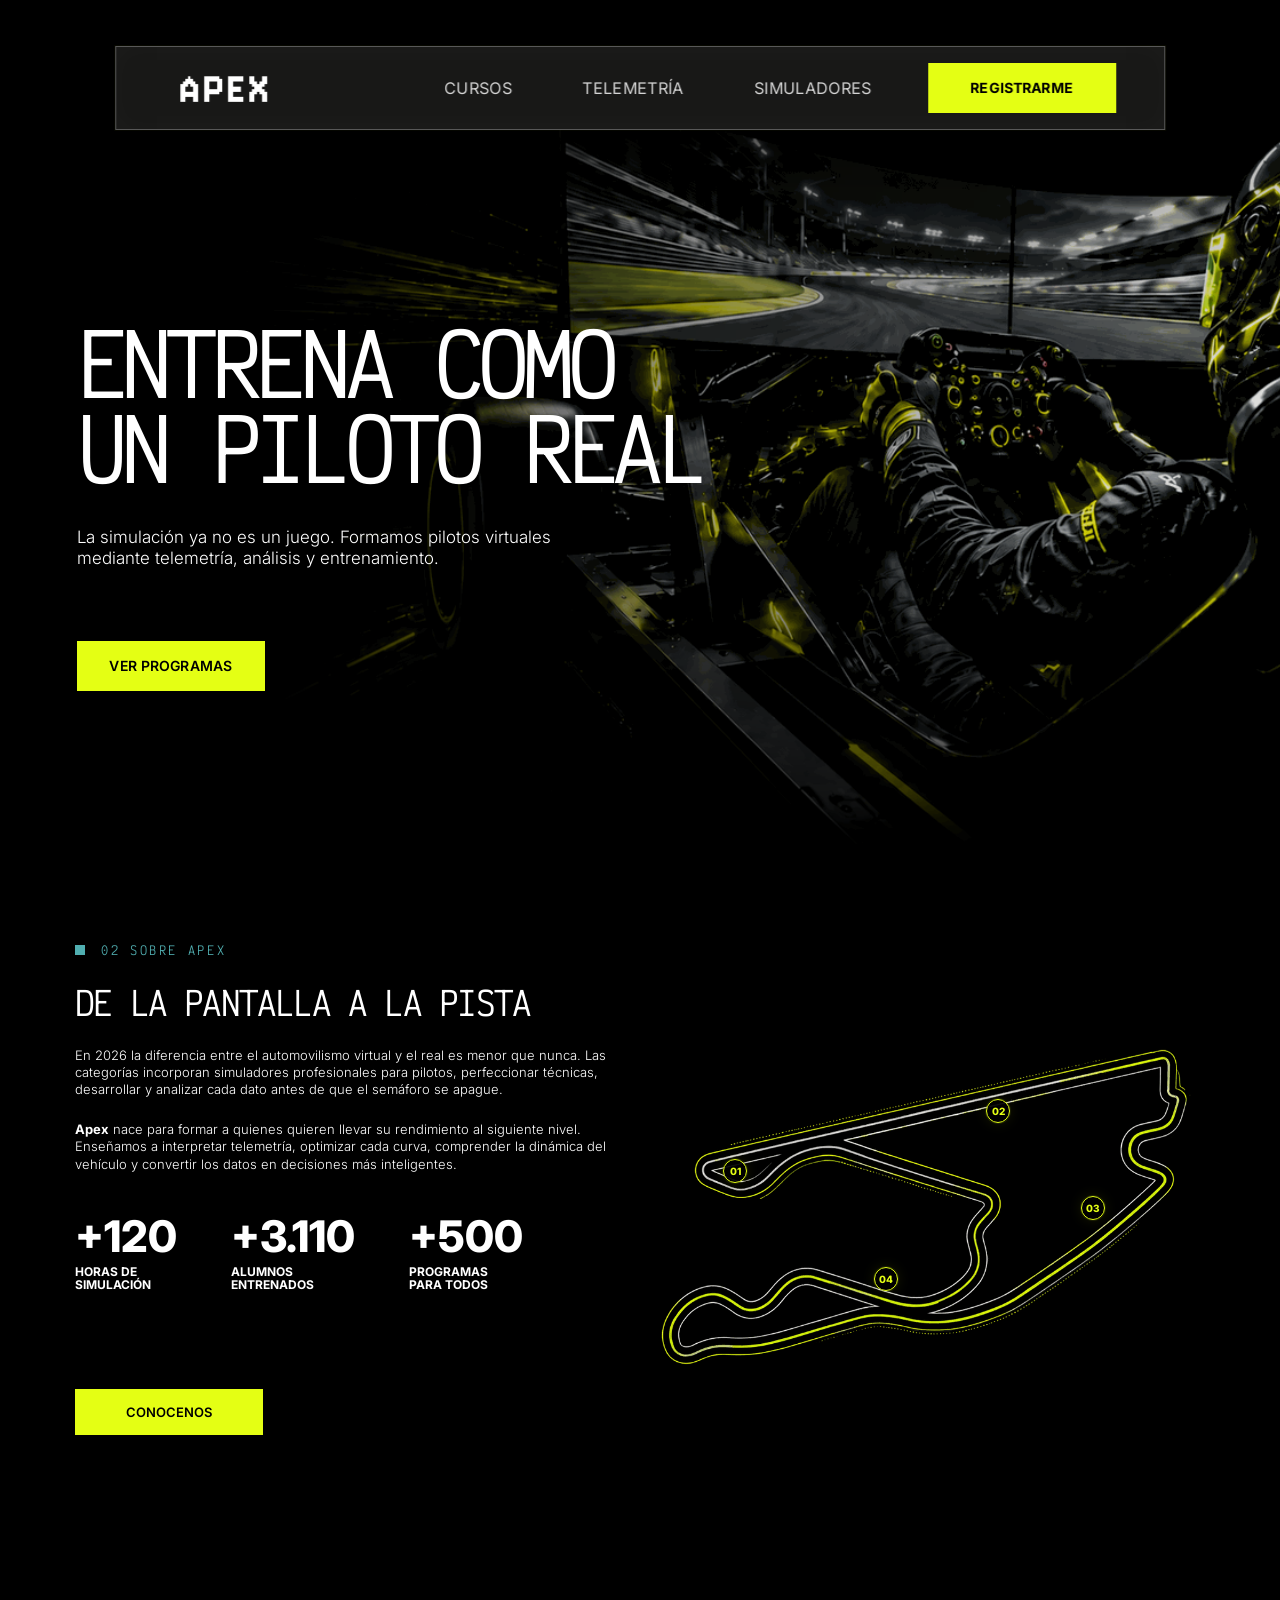
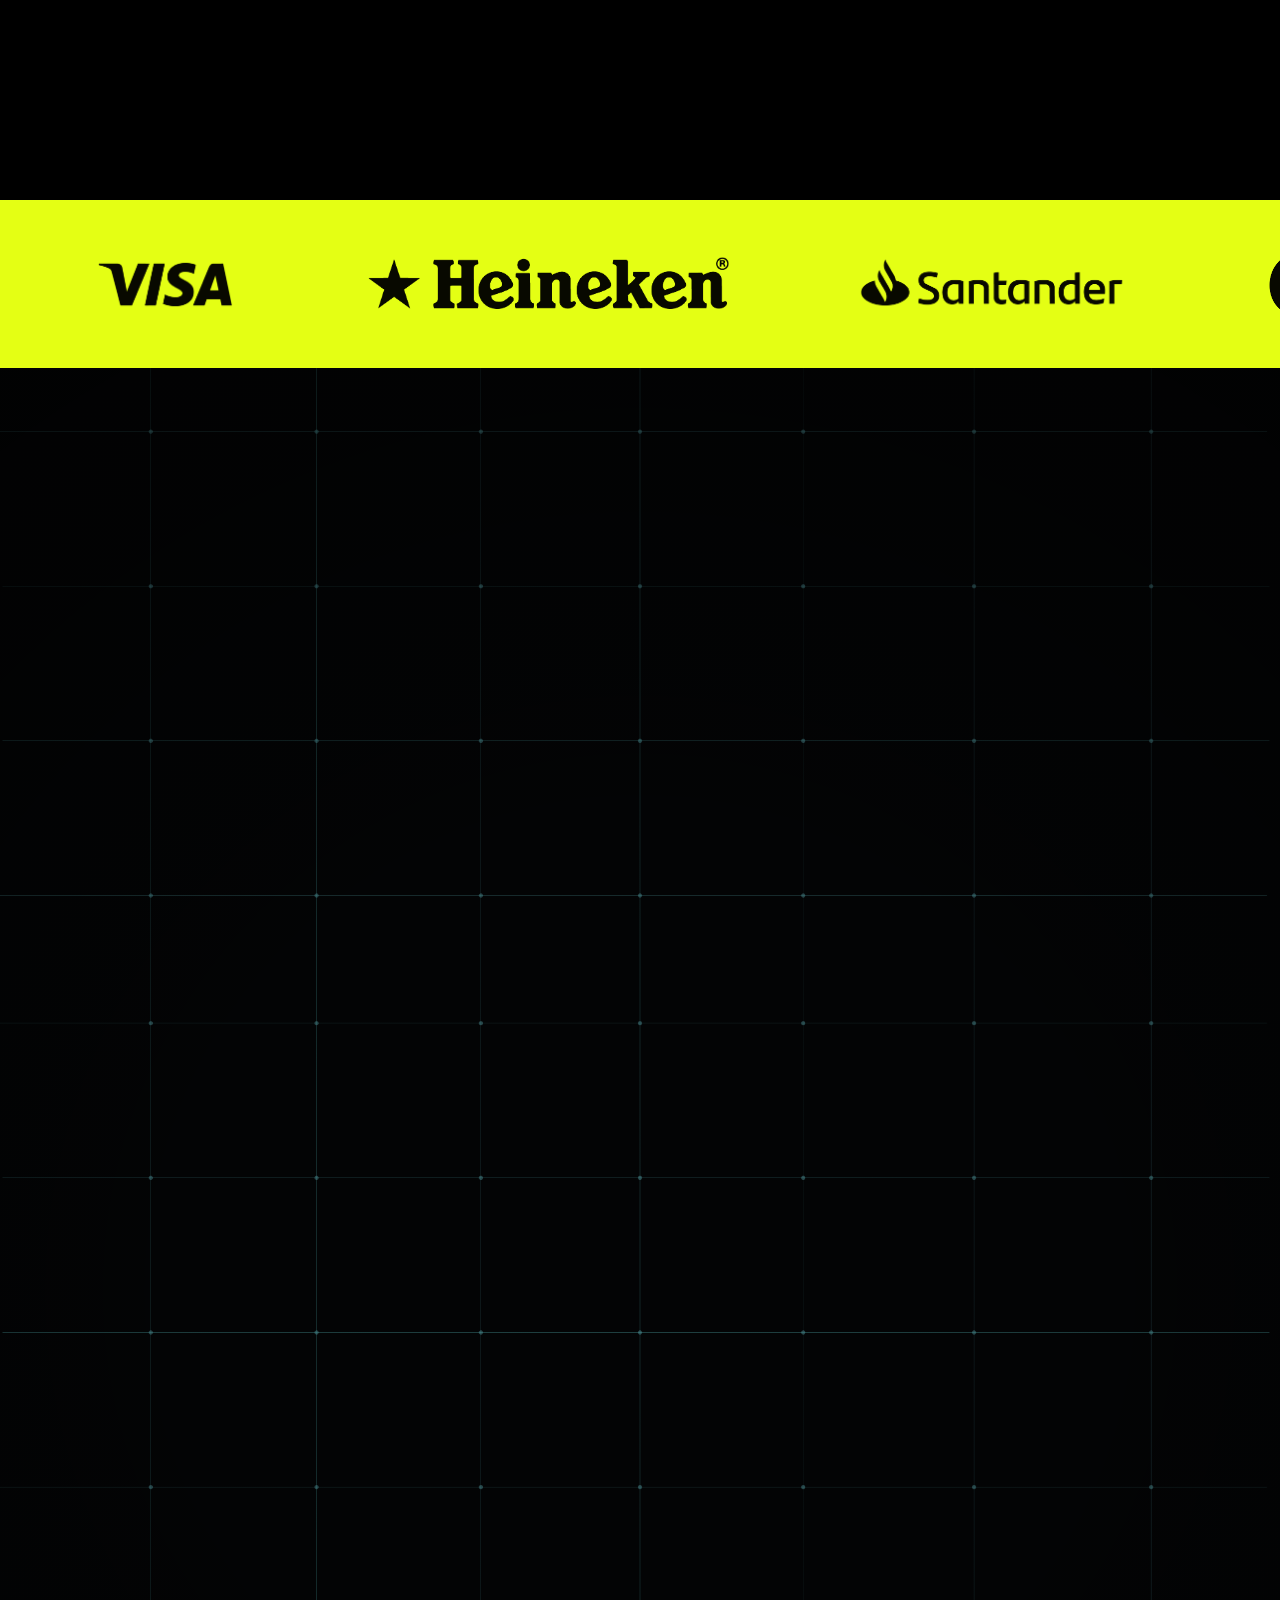
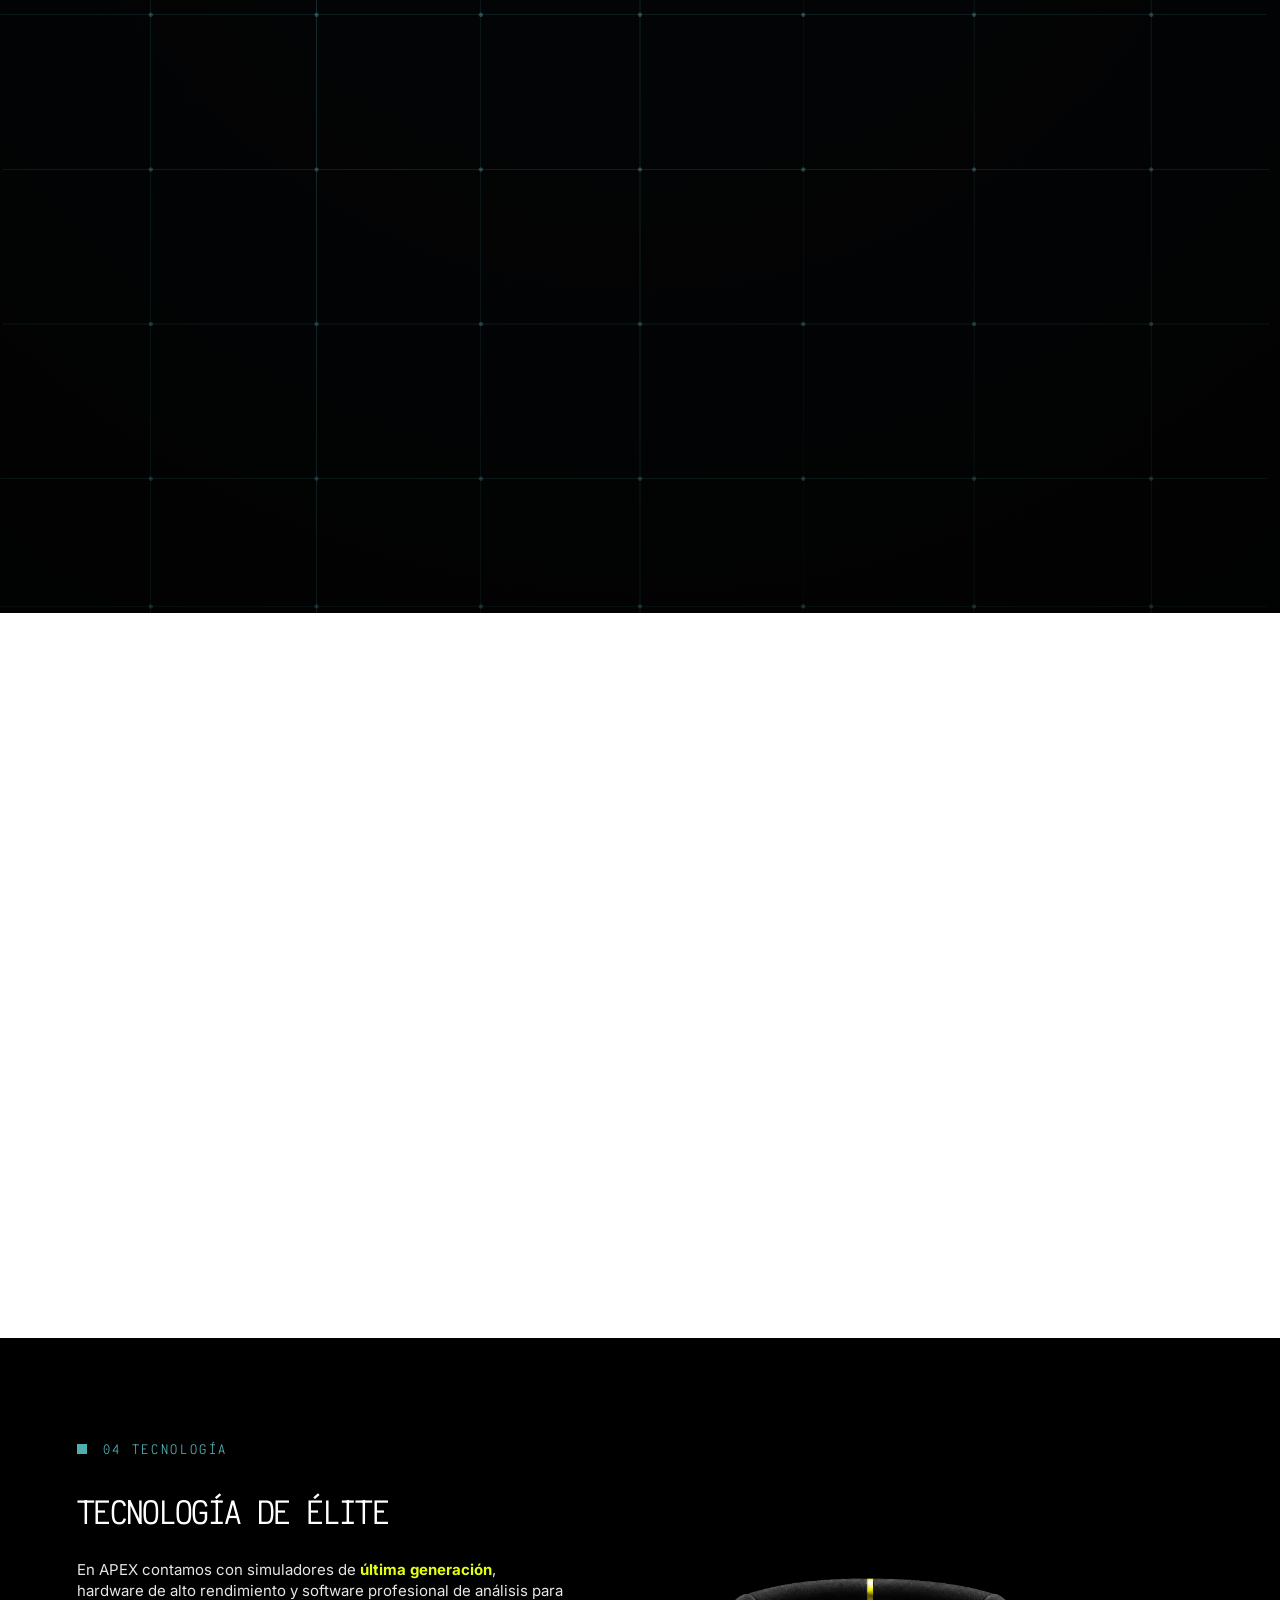
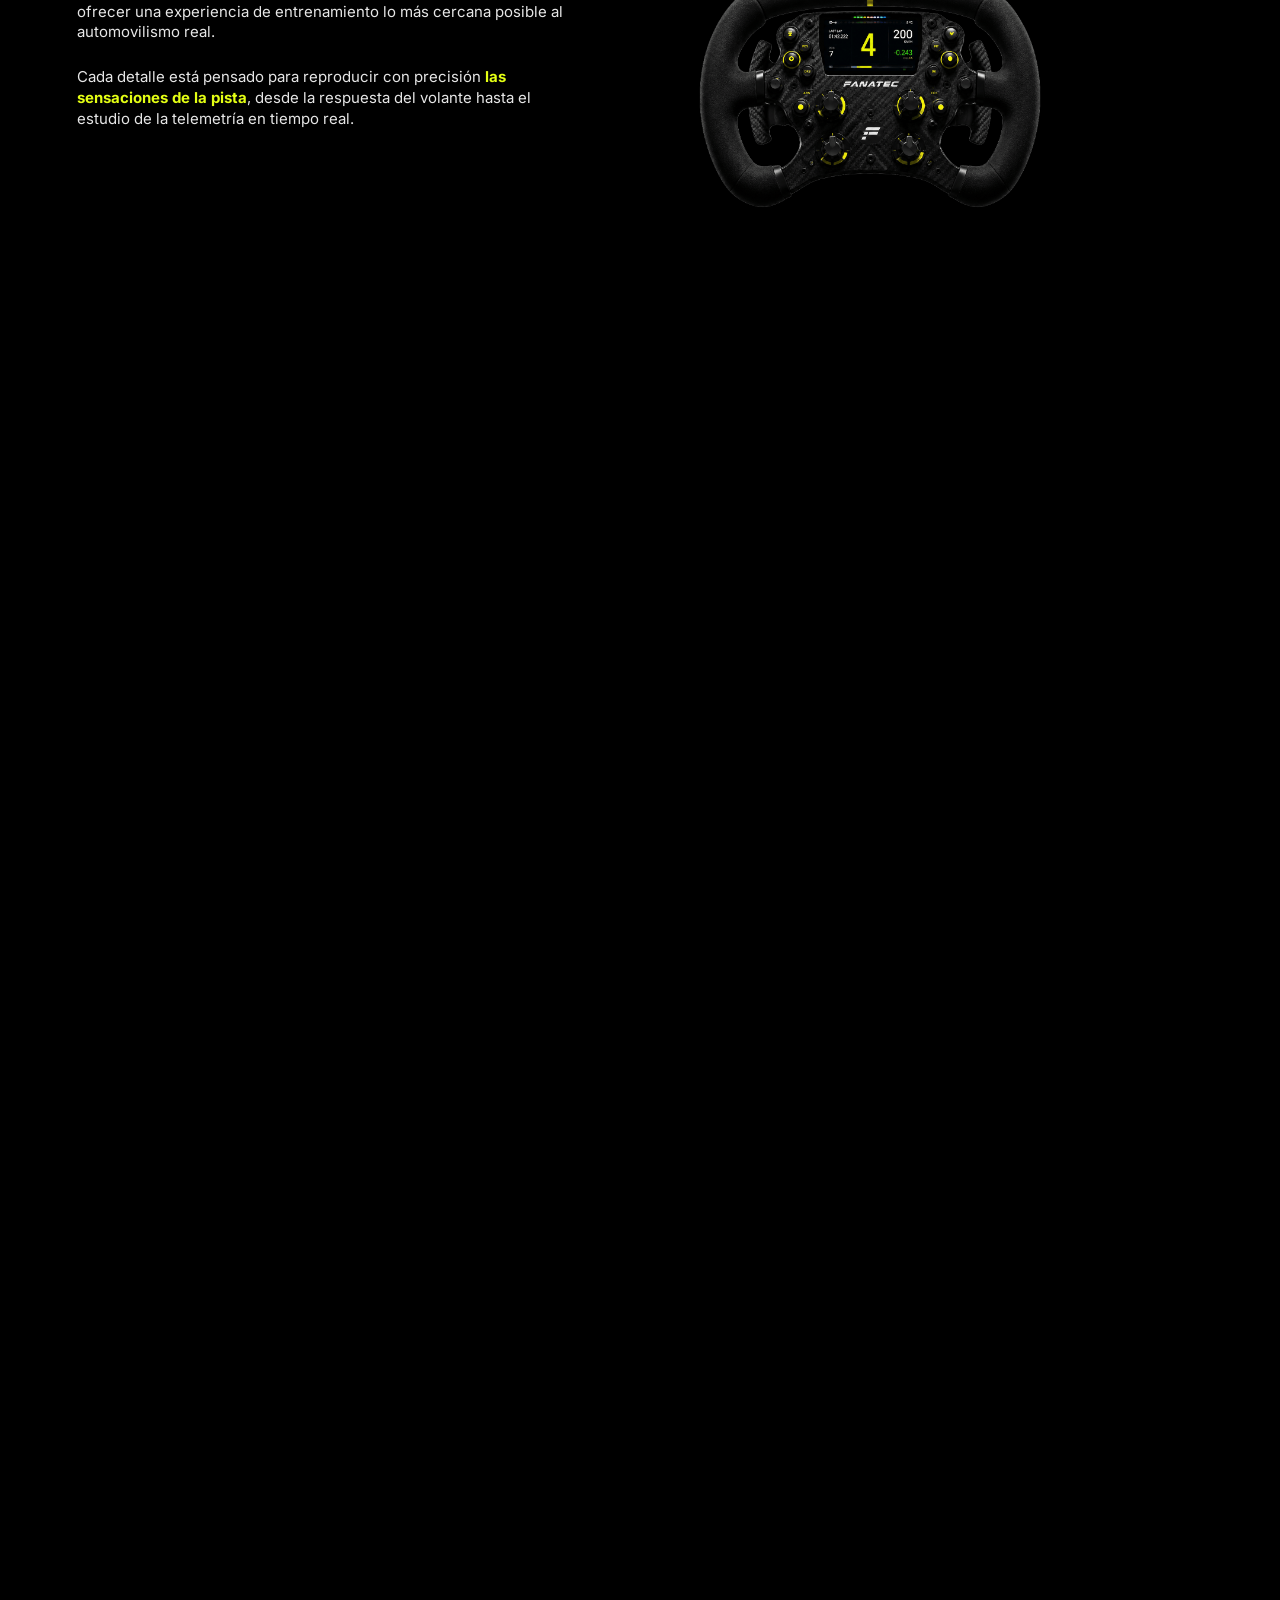
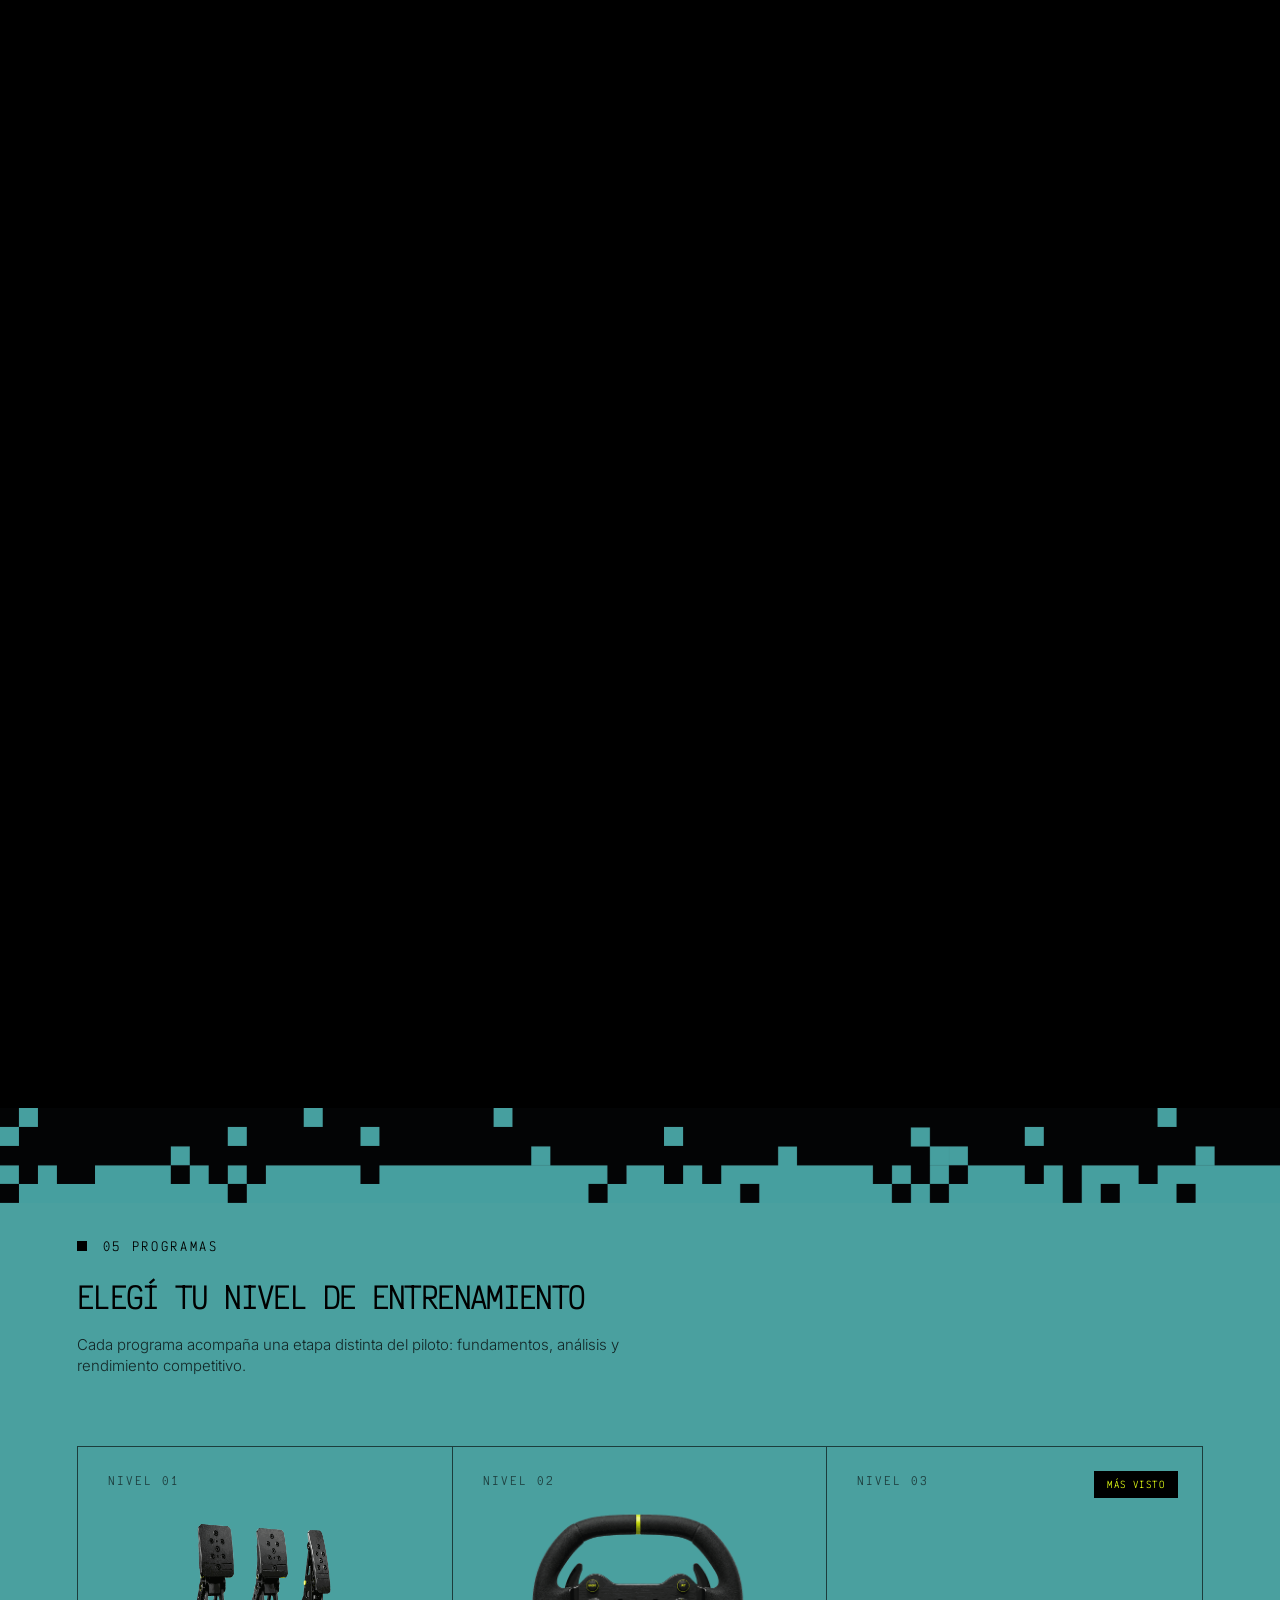
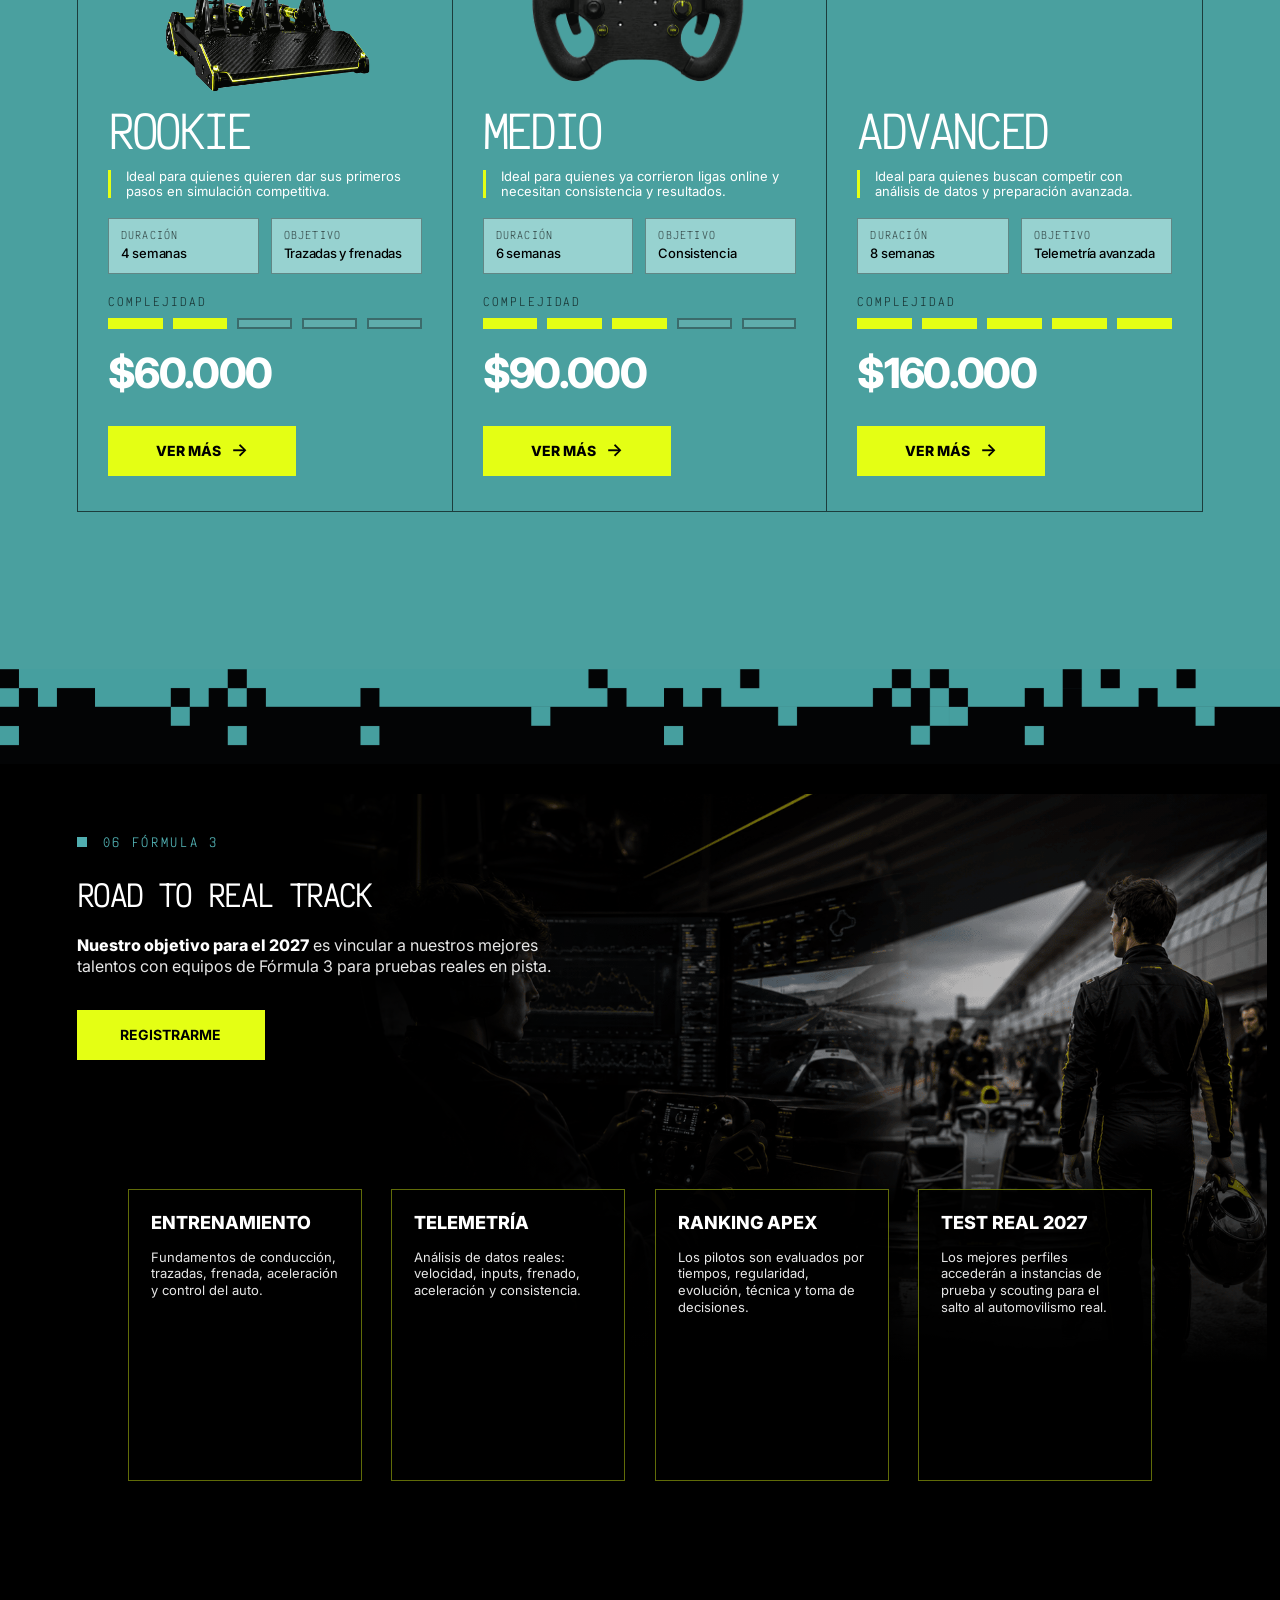
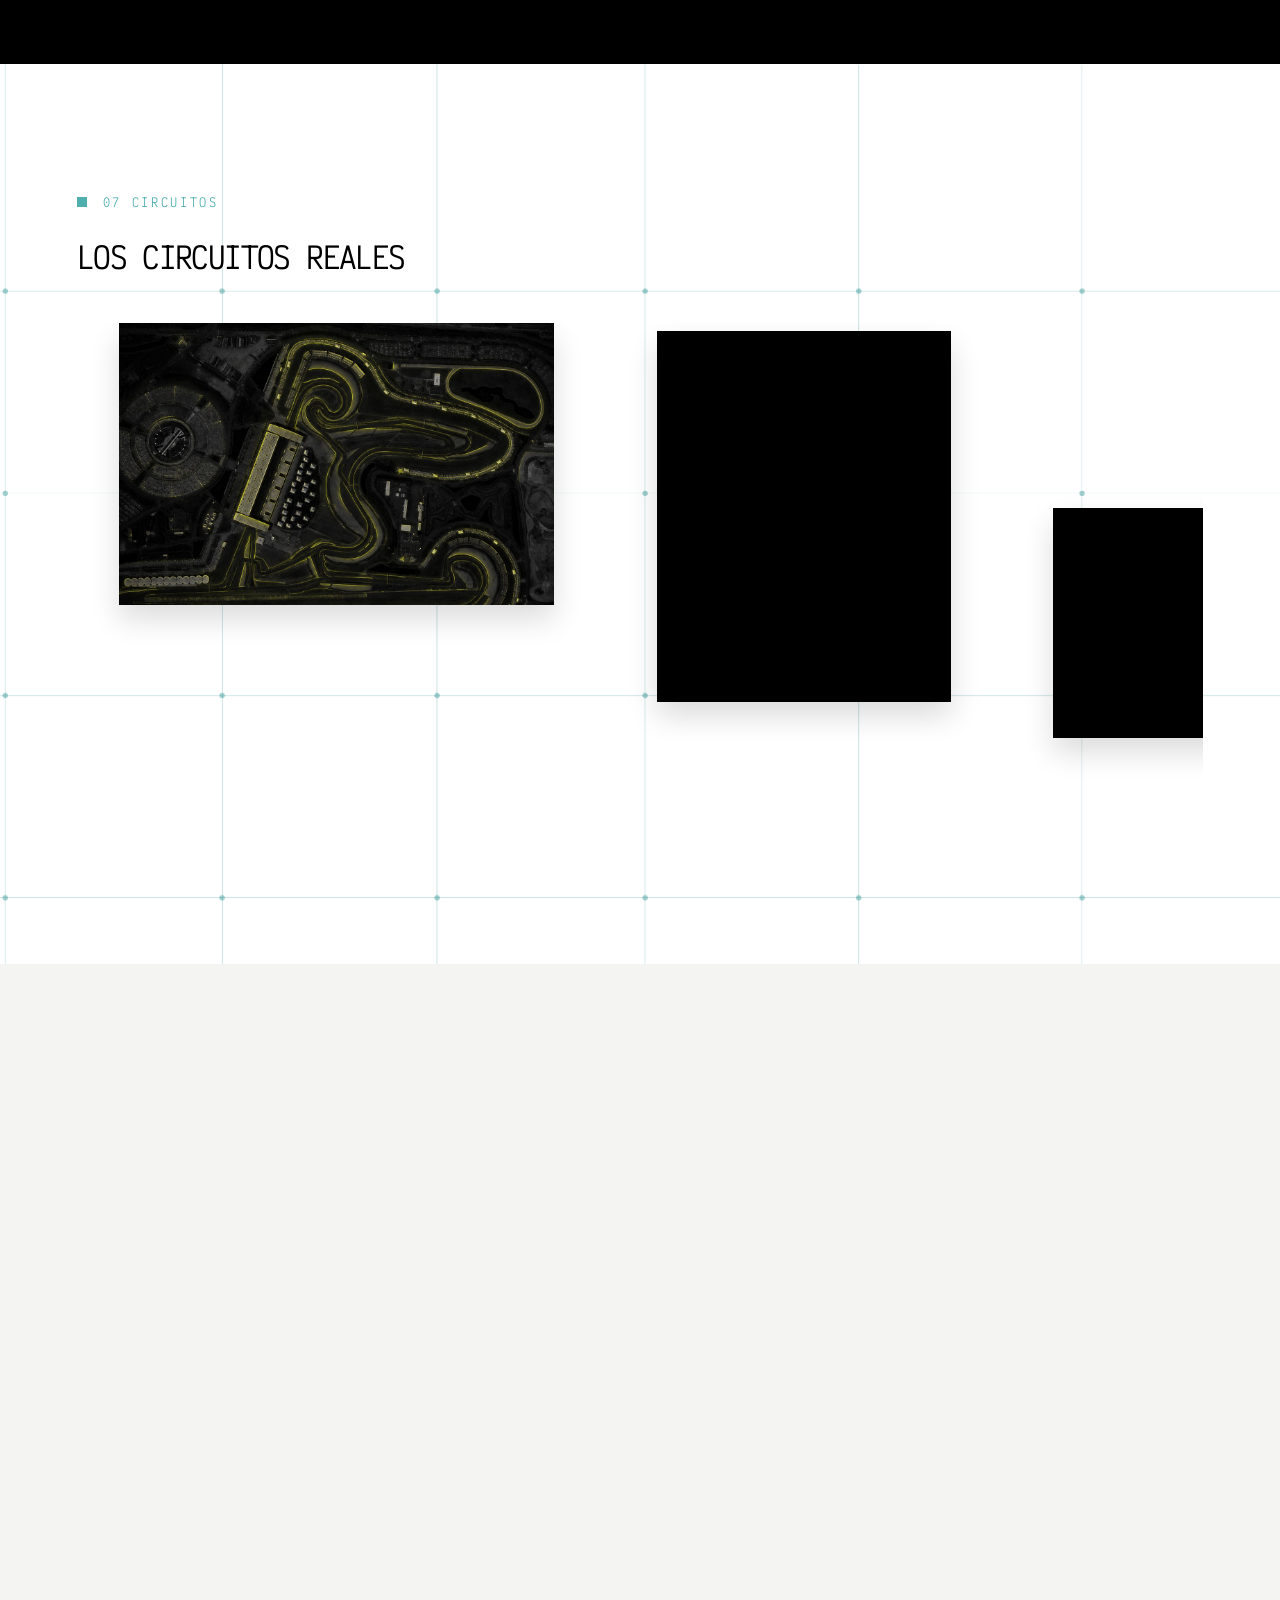
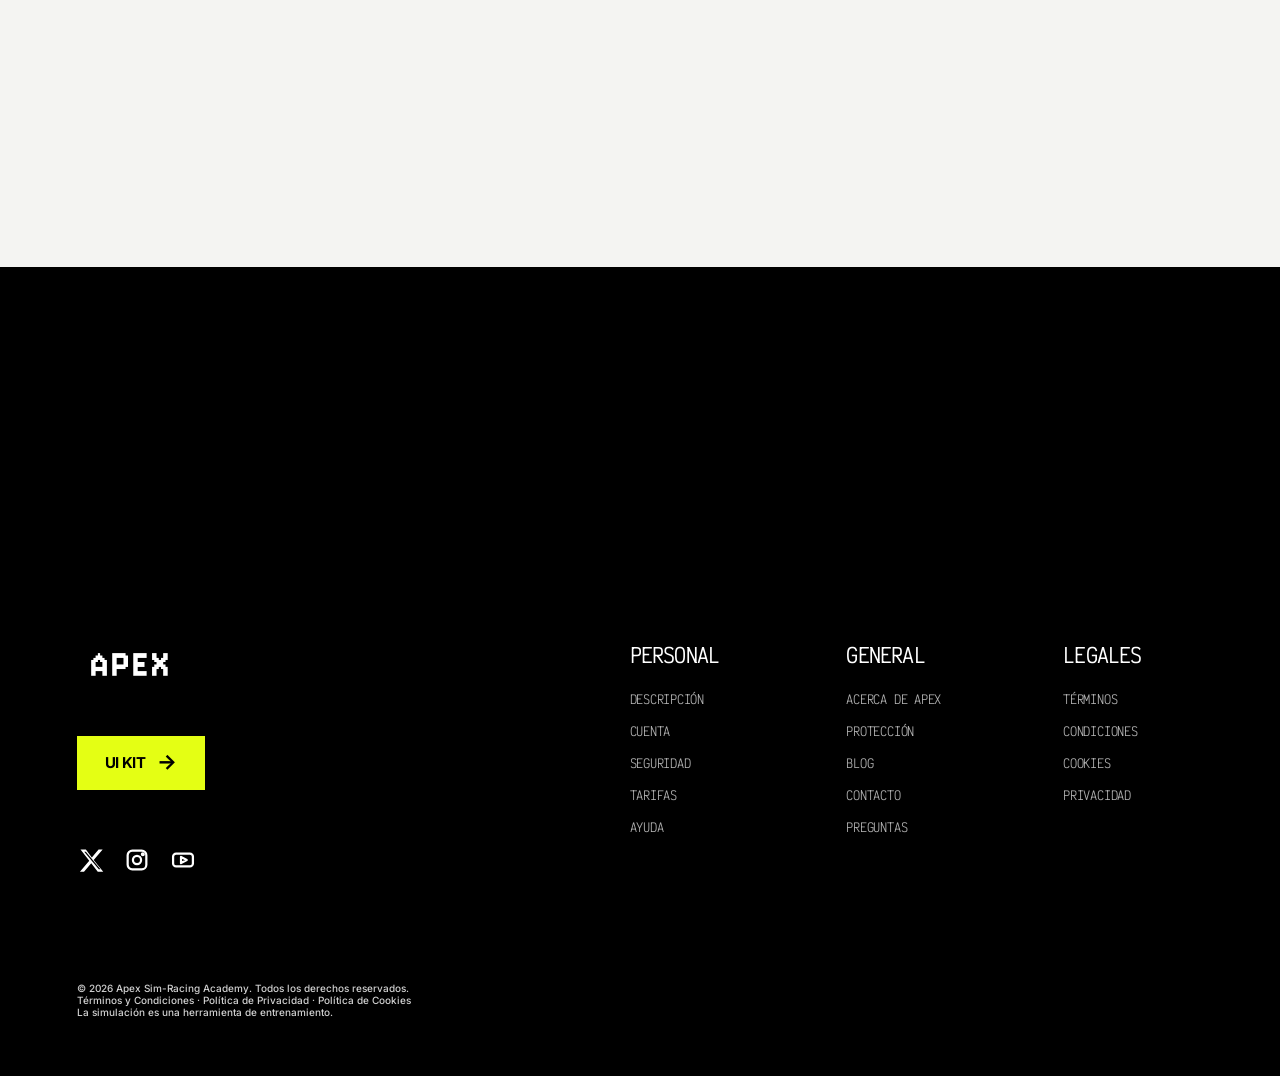
<file: index.html>
<!DOCTYPE html>
<html lang="es">
<head>
  <meta charset="UTF-8">
  <meta name="viewport" content="width=device-width, initial-scale=1.0">
  <title>APEX | Sim Racing</title>


  <link rel="preconnect" href="https://fonts.googleapis.com">
  <link rel="preconnect" href="https://fonts.gstatic.com" crossorigin>
  <link href="https://fonts.googleapis.com/css2?family=Inter:wght@300;400;500;600;700;800;900&family=Victor+Mono:wght@300;400;500;600;700&display=swap" rel="stylesheet">
  <link rel="preload" as="image" href="./img/marca-apex.png">
  <link rel="preload" as="image" href="./img/hero-home.png" media="(min-width: 701px)" fetchpriority="high">
  <link rel="preload" as="image" href="./img/hero-home-mobile.png" media="(max-width: 700px)" fetchpriority="high">

  <link rel="stylesheet" href="./style.css?v=20260713-unified-grid">
  <script src="./script.js?v=20260713-unified-grid" defer></script>
</head>

<body id="top">
  
  <!-- PANTALLA DE CARGA -->
<div class="page-loader" id="pageLoader">
  <div class="page-loader-content">
    <img src="./img/marca-apex.png" alt="APEX" decoding="async" loading="eager" fetchpriority="high">
  </div>
</div>
<script>
  window.setTimeout(function () {
    var loader = document.getElementById("pageLoader");
    if (loader) loader.classList.add("is-hidden");
  }, 1800);
</script>
  
  <!-- CURSOR GLOW -->
<div class="cursor-glow"></div>

<!-- NAVBAR -->
<header class="navbar">
  <a href="#top" class="brand" aria-label="Ir al inicio">
    <img src="./img/marca-apex.png" alt="APEX" decoding="async" loading="eager" fetchpriority="high">
  </a>

  <nav class="nav-links" id="primaryNavigation">
    <a href="#cursos">Cursos</a>
    <a href="#telemetria">Telemetría</a>
    <a href="#simuladores">Simuladores</a>
  </nav>

  <a href="#registro" class="btn btn-nav">Registrarme</a>

  <button class="menu-toggle" type="button" aria-label="Abrir menú" aria-controls="primaryNavigation" aria-expanded="false">
    <span></span>
    <span></span>
    <span></span>
  </button>
</header>

<!-- HERO -->
<section class="hero-section" id="top">
  <div class="hero-overlay"></div>

  <div class="hero-content reveal">
    <h1>
      Entrena como<br>
      un piloto real
    </h1>

    <p>
      La simulación ya no es un juego. Formamos pilotos virtuales
      mediante telemetría, análisis y entrenamiento.
    </p>

    <a href="#cursos" class="btn btn-hero">Ver programas</a>
  </div>
</section>

<section class="about-apex reveal" id="sobre-apex">
  <div class="about-apex__inner">

    <!-- IZQUIERDA -->
    <div class="about-apex__content">
      <div class="section-kicker about-apex__kicker">
        <span class="section-kicker__square"></span>
        <span class="section-kicker__text">02 SOBRE APEX</span>
      </div>

      <h2 class="about-apex__title">DE LA PANTALLA A LA PISTA</h2>

      <p class="about-apex__lead">
        En 2026 la diferencia entre el automovilismo virtual y el real es menor que nunca.
        Las categorías incorporan simuladores profesionales para pilotos, perfeccionar técnicas,
        desarrollar y analizar cada dato antes de que el semáforo se apague.
      </p>

      <p class="about-apex__text">
        <strong>Apex</strong> nace para formar a quienes quieren llevar su rendimiento al siguiente nivel.
        Enseñamos a interpretar telemetría, optimizar cada curva, comprender la dinámica del vehículo
        y convertir los datos en decisiones más inteligentes.
      </p>

      <div class="about-apex__stats">
        <div class="about-apex__stat">
          <strong>+<span class="count-up" data-target="120">0</span></strong>
          <span class="about-apex__stat-label">HORAS DE<br>SIMULACIÓN</span>
        </div>

        <div class="about-apex__stat">
          <strong>+<span class="count-up" data-target="3110">0</span></strong>
          <span class="about-apex__stat-label">ALUMNOS<br>ENTRENADOS</span>
        </div>

        <div class="about-apex__stat">
          <strong>+<span class="count-up" data-target="500">0</span></strong>
          <span class="about-apex__stat-label">PROGRAMAS<br>PARA TODOS</span>
        </div>
      </div>

      <a href="#cursos" class="about-apex__button">CONOCENOS</a>
    </div>

    <!-- DERECHA -->
    <div class="about-apex__visual">
      <div class="track-map" id="trackMap">
        <img
          src="./img/circuito-sobre-apex.png"
          alt="Circuito Apex"
          class="track-map__image"
         decoding="async" loading="lazy">

        <!-- PUNTOS -->
        <button
          class="track-point"
          type="button"
          data-title="TELEMETRÍA"
          data-text="Lectura de telemetría para detectar errores de frenada, aceleración y trazada."
          data-popup-x="4"
          data-popup-y="51"
          style="left: 14%; top: 47%;"
        >
          01
        </button>

        <button
          class="track-point"
          type="button"
          data-title="TRAZADAS"
          data-text="Análisis de referencias visuales para mejorar la entrada, el vértice y la salida."
          data-popup-x="47"
          data-popup-y="13"
          style="left: 63%; top: 31%;"
        >
          02
        </button>

        <button
          class="track-point"
          type="button"
          data-title="COMPARATIVAS"
          data-text="Comparación de vueltas para entender dónde se gana o se pierde tiempo."
          data-popup-x="74"
          data-popup-y="61"
          style="left: 80%; top: 57%;"
        >
          03
        </button>

        <button
          class="track-point"
          type="button"
          data-title="DECISIONES"
          data-text="Interpretación de datos para convertir la información en decisiones más inteligentes."
          data-popup-x="22"
          data-popup-y="77"
          style="left: 44%; top: 76%;"
        >
          04
        </button>

        <!-- POPUP -->
        <div class="track-popup" id="trackPopup">
          <h4 id="trackPopupTitle">TELEMETRÍA</h4>
          <p id="trackPopupText">
            Lectura de telemetría para detectar errores de frenada, aceleración y trazada.
          </p>
        </div>
      </div>
    </div>

    <a href="#cursos" class="about-apex__button about-apex__button-mobile">CONOCENOS</a>

  </div>
</section>
<section class="sponsors-section" id="sponsors">
  <div class="sponsors-track">

    <div class="sponsors-group">
      <img src="./img/visa.png" alt="Visa" class="sponsor-logo sponsor-visa" decoding="async" loading="lazy">
      <img src="./img/heineken.png" alt="Heineken" class="sponsor-logo sponsor-heineken" decoding="async" loading="lazy">
      <img src="./img/santander.png" alt="Santander" class="sponsor-logo sponsor-santander" decoding="async" loading="lazy">
      <img src="./img/gatorade.png" alt="Gatorade" class="sponsor-logo sponsor-gatorade" decoding="async" loading="lazy">
    </div>

    <!-- duplicado para que el loop sea infinito y fluido -->
    <div class="sponsors-group" aria-hidden="true">
      <img src="./img/visa.png" alt="" class="sponsor-logo sponsor-visa" decoding="async" loading="lazy">
      <img src="./img/heineken.png" alt="" class="sponsor-logo sponsor-heineken" decoding="async" loading="lazy">
      <img src="./img/santander.png" alt="" class="sponsor-logo sponsor-santander" decoding="async" loading="lazy">
      <img src="./img/gatorade.png" alt="" class="sponsor-logo sponsor-gatorade" decoding="async" loading="lazy">
    </div>

  </div>
</section>

<section class="statement-section" id="statement">
  <div class="statement-bg"></div>

  <div class="statement-sticky">
    <h2 class="statement-title" aria-label="Superando límites. Perfeccionando detalles. Compitiendo dentro y fuera de la pista.">
      <span class="statement-line">
        <span data-split>Superando </span><span class="accent" data-split>límites.</span>
      </span>

      <span class="statement-line">
        <span data-split>Perfeccionando detalles.</span>
      </span>

      <span class="statement-line">
        <span data-split>Compitiendo </span><span class="accent" data-split>dentro</span>
      </span>

      <span class="statement-line">
        <span data-split>y </span><span class="accent" data-split>fuera</span><span data-split> de la pista.</span>
      </span>
    </h2>
  </div>
</section>

<span id="telemetria" class="scroll-anchor" aria-hidden="true"></span>
<section class="pillars-section" id="pilares">

  <div class="pillars-header reveal">
    <div class="section-tag pillars-tag">
      <span></span>
      <p>03 Formate</p>
    </div>

    <h2>Los tres pilares</h2>
  </div>

  <div class="pillars-accordion">

    <article class="pillar-card is-active reveal" tabindex="0">
      <img src="./img/pilar-iniciacion.png" alt="Iniciación" decoding="async" loading="lazy">

      <div class="pillar-content">
        <span class="pillar-number">01.</span>

        <div class="pillar-text">
          <h3>Iniciación</h3>
          <p>
            Fundamentos de la conducción, configuración, trazadas ideales
            y los primeros análisis de rendimiento.
          </p>
        </div>
      </div>
    </article>

    <article class="pillar-card reveal" tabindex="0">
      <img src="./img/pilar-telemetria.png" alt="Telemetría" decoding="async" loading="lazy">

      <div class="pillar-content">
        <span class="pillar-number">02.</span>

        <div class="pillar-text">
          <h3>Telemetría</h3>
          <p>
            Interpretación de datos, comparación de vueltas, frenadas,
            aceleración y optimización del tiempo por sector.
          </p>
        </div>
      </div>
    </article>

    <article class="pillar-card reveal" tabindex="0">
      <img src="./img/pilar-competicion.png" alt="Competición" decoding="async" loading="lazy">

      <div class="pillar-content">
        <span class="pillar-number">03.</span>

        <div class="pillar-text">
          <h3>Competición</h3>
          <p>
            Práctica avanzada, estrategia de carrera, presión competitiva
            y preparación para correr en simuladores profesionales.
          </p>
        </div>
      </div>
    </article>

  </div>
</section>


<section class="tech2-section" id="simuladores">
  <div class="tech2-scene hotspots-ready">

    <!-- TEXTO INSTITUCIONAL -->
    <div class="tech2-copy">
      <div class="section-tag tech2-tag">
        <span></span>
        <p>04 Tecnología</p>
      </div>

      <h2>Tecnología de élite</h2>

      <p>
        En APEX contamos con simuladores de <strong>última generación</strong>,
        hardware de alto rendimiento y software profesional de análisis para
        ofrecer una experiencia de entrenamiento lo más cercana posible al
        automovilismo real.
      </p>

      <p>
        Cada detalle está pensado para reproducir con precisión
        <strong>las sensaciones de la pista</strong>, desde la respuesta del volante
        hasta el estudio de la telemetría en tiempo real.
      </p>
    </div>

    <!-- VOLANTE -->
    <div class="tech2-wheel-wrap" id="techWheelWrap">

      <div class="tech2-hint" id="tech2Hint">
        <span class="tech2-hint-dot"></span>
        <span class="tech2-hint-desktop">Scroll + hover para explorar</span>
        <span class="tech2-hint-mobile">Tocá una zona del volante</span>
      </div>

      <div class="tech2-wheel">
        <img class="tech2-wheel-base" src="./img/volante-base.png" alt="Volante de sim racing" decoding="async" loading="lazy">

        <!-- ILUMINACIÓN POR ZONAS -->
        <div class="tech2-wheel-glow part-screen" aria-hidden="true"></div>
        <div class="tech2-wheel-glow part-bottom" aria-hidden="true"></div>
        <div class="tech2-wheel-glow part-left" aria-hidden="true"></div>
        <div class="tech2-wheel-glow part-right" aria-hidden="true"></div>

        <!-- ZONAS INTERACTIVAS -->
        <button class="tech2-hotspot hotspot-screen" data-zone="screen" aria-label="Pantalla del volante"></button>
        <button class="tech2-hotspot hotspot-bottom" data-zone="bottom" aria-label="Controles inferiores"></button>
        <button class="tech2-hotspot hotspot-left" data-zone="left" aria-label="Controles del sector izquierdo"></button>
        <button class="tech2-hotspot hotspot-right" data-zone="right" aria-label="Controles del sector derecho"></button>
      </div>
    </div>

    <!-- PANEL DE INFO -->
    <aside class="tech2-panel" id="tech2Panel">
      <span id="tech2Eyebrow">Interacción guiada</span>

      <h3 id="tech2Title">Explorá el volante</h3>

      <p id="tech2Text">
        Hacé scroll y pasá el cursor sobre cada zona del volante.
      </p>

      <div class="tech2-data" id="tech2Data">
        <small>Display</small>
        <small>Inputs</small>
        <small>Precisión</small>
      </div>
    </aside>

  </div>
</section>

<section class="courses-section courses-section-tech" id="cursos">

  <div class="courses-pixels courses-pixels-top" aria-hidden="true"></div>

  <div class="courses-inner">

    <div class="courses-header">
      <div class="section-tag courses-tag">
        <span></span>
        <p>05 Programas</p>
      </div>

      <h2>Elegí tu nivel de entrenamiento</h2>

      <p class="courses-header-copy">
        Cada programa acompaña una etapa distinta del piloto: fundamentos,
        análisis y rendimiento competitivo.
      </p>
    </div>

    <div class="courses-grid courses-tech-grid">

      <!-- ROOKIE -->
      <article class="course-card course-tech-card" data-level="01">
        <span class="course-level course-level-top">Nivel 01</span>

        <div class="course-image course-image-rookie">
          <img src="./img/curso-rookie.png" alt="Curso Rookie" decoding="async" loading="lazy">
        </div>

        <div class="course-content course-tech-content">
          <h3>Rookie</h3>

          <p class="course-ideal">
            Ideal para quienes quieren dar sus primeros pasos en simulación competitiva.
          </p>

          <div class="course-meta-grid">
            <div class="course-meta-box">
              <span>Duración</span>
              <strong>4 semanas</strong>
            </div>

            <div class="course-meta-box">
              <span>Objetivo</span>
              <strong>Trazadas y frenadas</strong>
            </div>
          </div>

          <div class="course-complexity" aria-label="Complejidad 2 de 5">
            <span>Complejidad</span>
            <div class="complexity-bars">
              <i class="is-filled"></i>
              <i class="is-filled"></i>
              <i></i>
              <i></i>
              <i></i>
            </div>
          </div>

          <strong class="course-price">$60.000</strong>

          <a href="#registro" class="course-btn">
            Ver más <span>→</span>
          </a>
        </div>
      </article>

      <!-- MEDIO -->
      <article class="course-card course-tech-card" data-level="02">
        <span class="course-level course-level-top">Nivel 02</span>

        <div class="course-image course-image-medio">
          <img src="./img/curso-medio.png" alt="Curso Medio" decoding="async" loading="lazy">
        </div>

        <div class="course-content course-tech-content">
          <h3>Medio</h3>

          <p class="course-ideal">
            Ideal para quienes ya corrieron ligas online y necesitan consistencia y resultados.
          </p>

          <div class="course-meta-grid">
            <div class="course-meta-box">
              <span>Duración</span>
              <strong>6 semanas</strong>
            </div>

            <div class="course-meta-box">
              <span>Objetivo</span>
              <strong>Consistencia</strong>
            </div>
          </div>

          <div class="course-complexity" aria-label="Complejidad 3 de 5">
            <span>Complejidad</span>
            <div class="complexity-bars">
              <i class="is-filled"></i>
              <i class="is-filled"></i>
              <i class="is-filled"></i>
              <i></i>
              <i></i>
            </div>
          </div>

          <strong class="course-price">$90.000</strong>

          <a href="#registro" class="course-btn">
            Ver más <span>→</span>
          </a>
        </div>
      </article>

      <!-- ADVANCED -->
      <article class="course-card course-tech-card course-card-featured" data-level="03">
        <span class="course-badge">Más visto</span>
        <span class="course-level course-level-top">Nivel 03</span>

        <div class="course-image course-image-advanced">
          <img src="./img/curso-advanced.png" alt="Curso Advanced" decoding="async" loading="lazy">
        </div>

        <div class="course-content course-tech-content">
          <h3>Advanced</h3>

          <p class="course-ideal">
            Ideal para quienes buscan competir con análisis de datos y preparación avanzada.
          </p>

          <div class="course-meta-grid">
            <div class="course-meta-box">
              <span>Duración</span>
              <strong>8 semanas</strong>
            </div>

            <div class="course-meta-box">
              <span>Objetivo</span>
              <strong>Telemetría avanzada</strong>
            </div>
          </div>

          <div class="course-complexity" aria-label="Complejidad 5 de 5">
            <span>Complejidad</span>
            <div class="complexity-bars">
              <i class="is-filled"></i>
              <i class="is-filled"></i>
              <i class="is-filled"></i>
              <i class="is-filled"></i>
              <i class="is-filled"></i>
            </div>
          </div>

          <strong class="course-price">$160.000</strong>

          <a href="advanced.html" class="course-btn">
            Ver más <span>→</span>
          </a>
        </div>
      </article>

    </div>

  </div>

  <div class="courses-pixels courses-pixels-bottom" aria-hidden="true"></div>

</section>


<section class="f3-section" id="formula3">
  <div class="f3-inner">

    <div class="f3-top">

      <div class="f3-copy">
        <div class="section-tag f3-tag">
          <span></span>
          <p>06 Fórmula 3</p>
        </div>

        <h2>Road to real track</h2>

        <p>
          <strong>Nuestro objetivo para el 2027</strong> es vincular a nuestros
          mejores talentos con equipos de Fórmula 3 para pruebas reales en pista.
        </p>

        <a href="#registro" class="f3-btn">Registrarme</a>
      </div>

      <div class="f3-hero">
        <img src="./img/road-main.png" alt="Sim racing conectado con Fórmula 3" decoding="async" loading="lazy">
      </div>

    </div>

    <div class="f3-cards-track" data-drag-scroll>

      <article class="f3-card">
        <div class="f3-card-content">
          <h3>Entrenamiento</h3>
          <p>
            Fundamentos de conducción, trazadas, frenada, aceleración y control del auto.
          </p>
        </div>

        <div class="f3-card-media">
          <img src="./img/road-entrenamiento.png" alt="Circuito de entrenamiento" decoding="async" loading="lazy">
        </div>
      </article>

      <article class="f3-card">
        <div class="f3-card-content">
          <h3>Telemetría</h3>
          <p>
            Análisis de datos reales: velocidad, inputs, frenado, aceleración y consistencia.
          </p>
        </div>

        <div class="f3-card-media">
          <img src="./img/road-telemetria.png" alt="Gráfico de telemetría" decoding="async" loading="lazy">
        </div>
      </article>

      <article class="f3-card">
        <div class="f3-card-content">
          <h3>Ranking Apex</h3>
          <p>
            Los pilotos son evaluados por tiempos, regularidad, evolución, técnica y toma de decisiones.
          </p>
        </div>

        <div class="f3-card-media">
          <img src="./img/road-ranking.png" alt="Ranking Apex" decoding="async" loading="lazy">
        </div>
      </article>

      <article class="f3-card">
        <div class="f3-card-content">
          <h3>Test real 2027</h3>
          <p>
            Los mejores perfiles accederán a instancias de prueba y scouting para el salto al automovilismo real.
          </p>
        </div>

        <div class="f3-card-media">
          <img src="./img/road-test.png" alt="Auto de Fórmula 3" decoding="async" loading="lazy">
        </div>
      </article>

    </div>

  </div>
</section>

<section class="circuits-section" id="circuitos">
  <div class="circuits-sticky">

    <div class="circuits-header">
      <div class="section-tag circuits-tag">
        <span></span>
        <p>07 Circuitos</p>
      </div>

      <h2>Los circuitos reales</h2>
    </div>

    <div class="circuits-viewport">
      <div class="circuits-track" id="circuitsTrack">

        <article class="circuit-card circuit-card-wide">
          <img src="./img/shanghai.jpg" alt="Shanghai International Circuit" decoding="async" loading="lazy">
          <div class="circuit-info">
            <h3>Shanghai</h3>
            <p>China</p>
          </div>
        </article>

        <article class="circuit-card circuit-card-tall">
          <img src="./img/melbourne.jpg" alt="Albert Park Circuit" decoding="async" loading="lazy">
          <div class="circuit-info">
            <h3>Albert Park</h3>
            <p>Australia</p>
          </div>
        </article>

        <article class="circuit-card circuit-card-small">
          <img src="./img/silverstone.jpg" alt="Silverstone Circuit" decoding="async" loading="lazy">
          <div class="circuit-info">
            <h3>Silverstone</h3>
            <p>Reino Unido</p>
          </div>
        </article>

        <article class="circuit-card circuit-card-wide circuit-card-low">
          <img src="./img/montecarlo.jpg" alt="Circuit de Monaco" decoding="async" loading="lazy">
          <div class="circuit-info">
            <h3>Monaco</h3>
            <p>Mónaco</p>
          </div>
        </article>

        <article class="circuit-card circuit-card-tall">
          <img src="./img/baku.jpg" alt="Baku City Circuit" decoding="async" loading="lazy">
          <div class="circuit-info">
            <h3>Baku</h3>
            <p>Azerbaiyán</p>
          </div>
        </article>

        <article class="circuit-card circuit-card-small">
          <img src="./img/spielberg.jpg" alt="Red Bull Ring" decoding="async" loading="lazy">
          <div class="circuit-info">
            <h3>Red Bull Ring</h3>
            <p>Austria</p>
          </div>
        </article>

        <article class="circuit-card circuit-card-wide">
          <img src="./img/suzuka.jpg" alt="Suzuka Circuit" decoding="async" loading="lazy">
          <div class="circuit-info">
            <h3>Suzuka</h3>
            <p>Japón</p>
          </div>
        </article>

      </div>
    </div>

  </div>
</section>

<!-- CTA FINAL + FOOTER -->
<section class="final-cta" id="registro">

  <div class="final-cta-inner reveal">
    <h2>¿Listo para dar el<br>siguiente paso?</h2>

    <a href="#top" class="final-cta-btn">
      Registrarme
    </a>
  </div>

</section>

<footer class="site-footer">

  <div class="footer-inner">

    <div class="footer-brand">
      <a href="#top" class="footer-logo" aria-label="APEX inicio">
        <img src="./img/marca-apex.png" alt="APEX" decoding="async" loading="lazy">
      </a>

      <a href="./ui-kit.html" class="footer-ui-btn" aria-label="Abrir biblioteca UI Kit">
        <span>UI KIT</span>
        <span aria-hidden="true">→</span>
      </a>

      <div class="footer-social">
        <a href="#" aria-label="X">
          <svg viewBox="0 0 24 24" aria-hidden="true">
            <path d="M3 3h4.6l5.1 6.8L18.5 3H22l-7.7 9 8.2 10h-4.7l-5.6-7.3L6 22H2.5l8-9.4L3 3Zm3.2 2 12.5 15h1.4L7.6 5H6.2Z"/>
          </svg>
        </a>

        <a href="#" aria-label="Instagram">
          <svg viewBox="0 0 24 24" aria-hidden="true">
            <rect x="4" y="4" width="16" height="16" rx="4"></rect>
            <circle cx="12" cy="12" r="3.5"></circle>
            <circle cx="17" cy="7" r="0.8"></circle>
          </svg>
        </a>

        <a href="#" aria-label="YouTube">
          <svg viewBox="0 0 24 24" aria-hidden="true">
            <rect x="3.5" y="6.5" width="17" height="11" rx="2.6"></rect>
            <path d="M10.3 9.3L15.2 12L10.3 14.7Z"></path>
          </svg>
        </a>
      </div>

      <p class="footer-legal-small">
        © 2026 Apex Sim-Racing Academy. Todos los derechos reservados.<br>
        Términos y Condiciones · Política de Privacidad · Política de Cookies<br>
        La simulación es una herramienta de entrenamiento.
      </p>
    </div>

    <nav class="footer-nav" aria-label="Footer navigation">

      <div class="footer-col">
        <h3><button class="footer-accordion-trigger" type="button" aria-expanded="false">Personal</button></h3>
        <a href="#">Descripción</a>
        <a href="#">Cuenta</a>
        <a href="#">Seguridad</a>
        <a href="#">Tarifas</a>
        <a href="#">Ayuda</a>
      </div>

      <div class="footer-col">
        <h3><button class="footer-accordion-trigger" type="button" aria-expanded="false">General</button></h3>
        <a href="#sobre-apex">Acerca de Apex</a>
        <a href="#">Protección</a>
        <a href="#">Blog</a>
        <a href="#registro">Contacto</a>
        <a href="#">Preguntas</a>
      </div>

      <div class="footer-col">
        <h3><button class="footer-accordion-trigger" type="button" aria-expanded="false">Legales</button></h3>
        <a href="#">Términos</a>
        <a href="#">Condiciones</a>
        <a href="#">Cookies</a>
        <a href="#">Privacidad</a>
      </div>

    </nav>

  </div>

</footer>


</body>
</html>
</file>
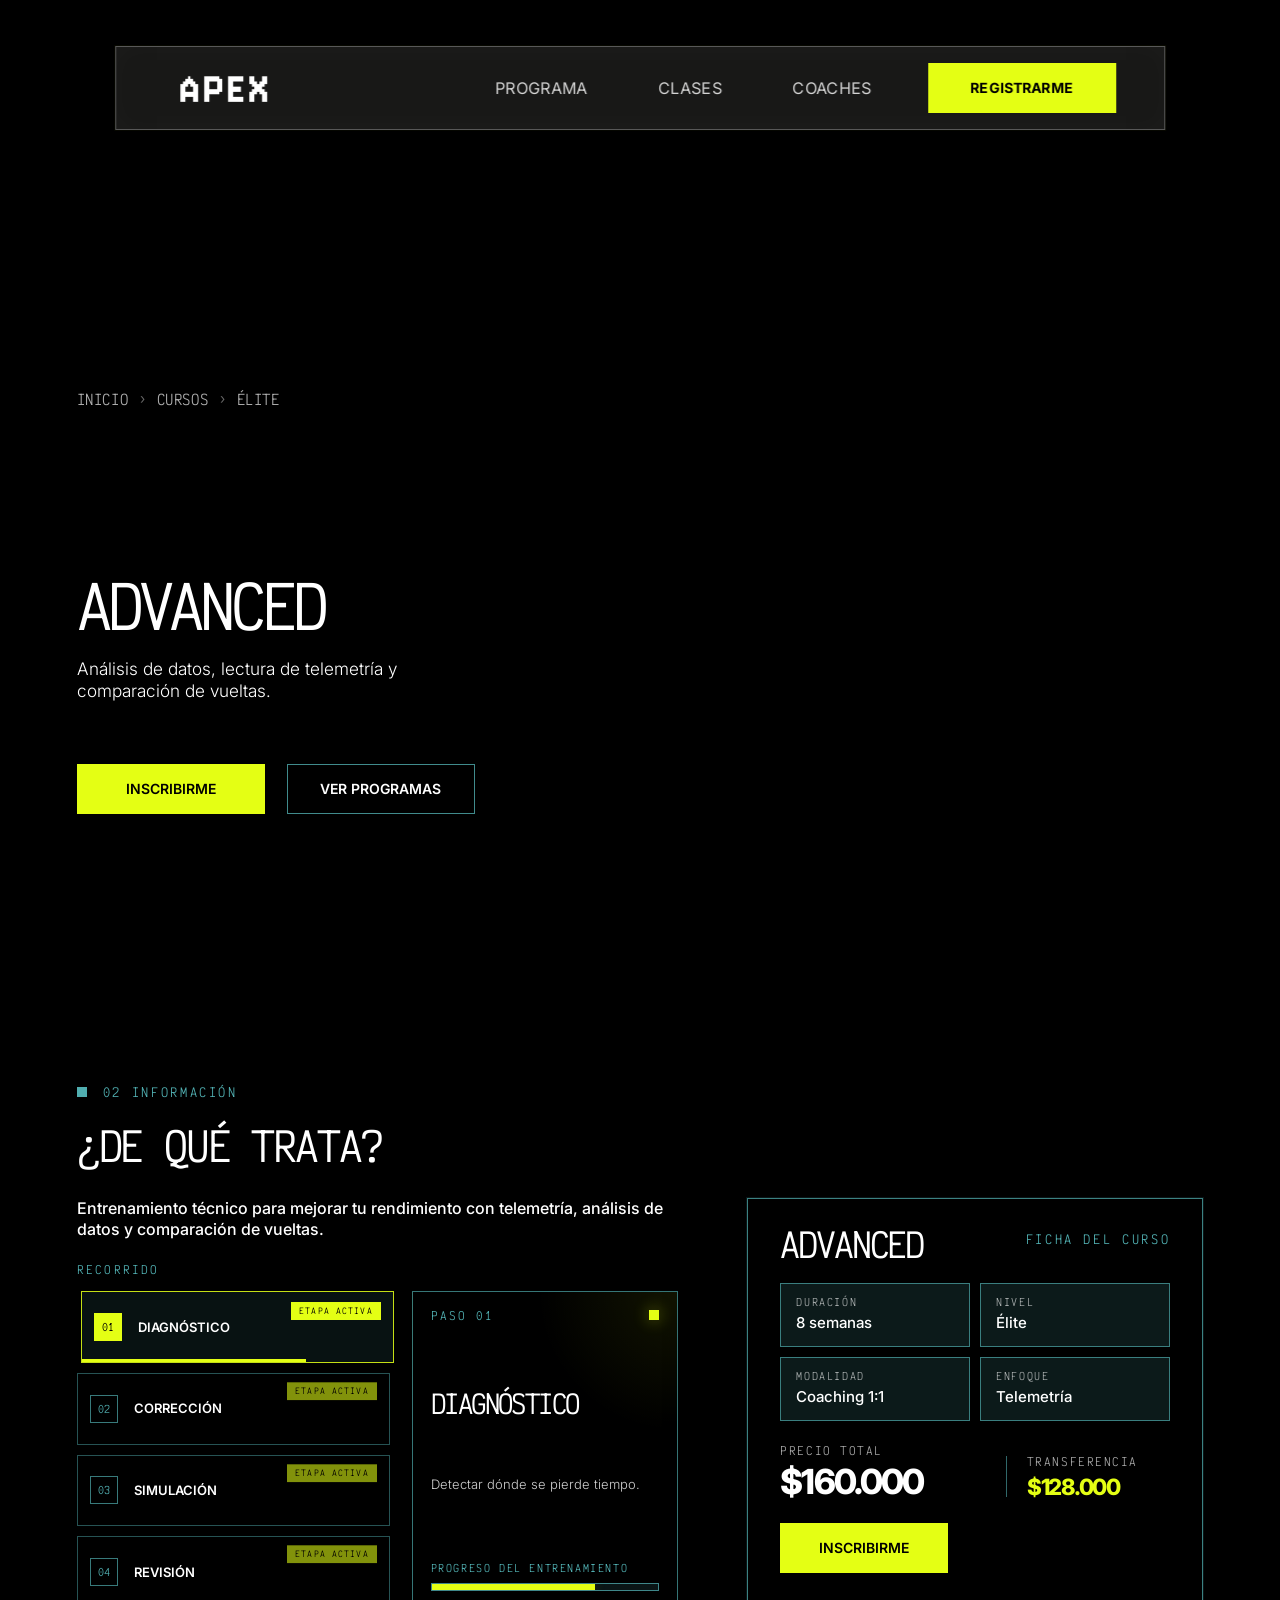
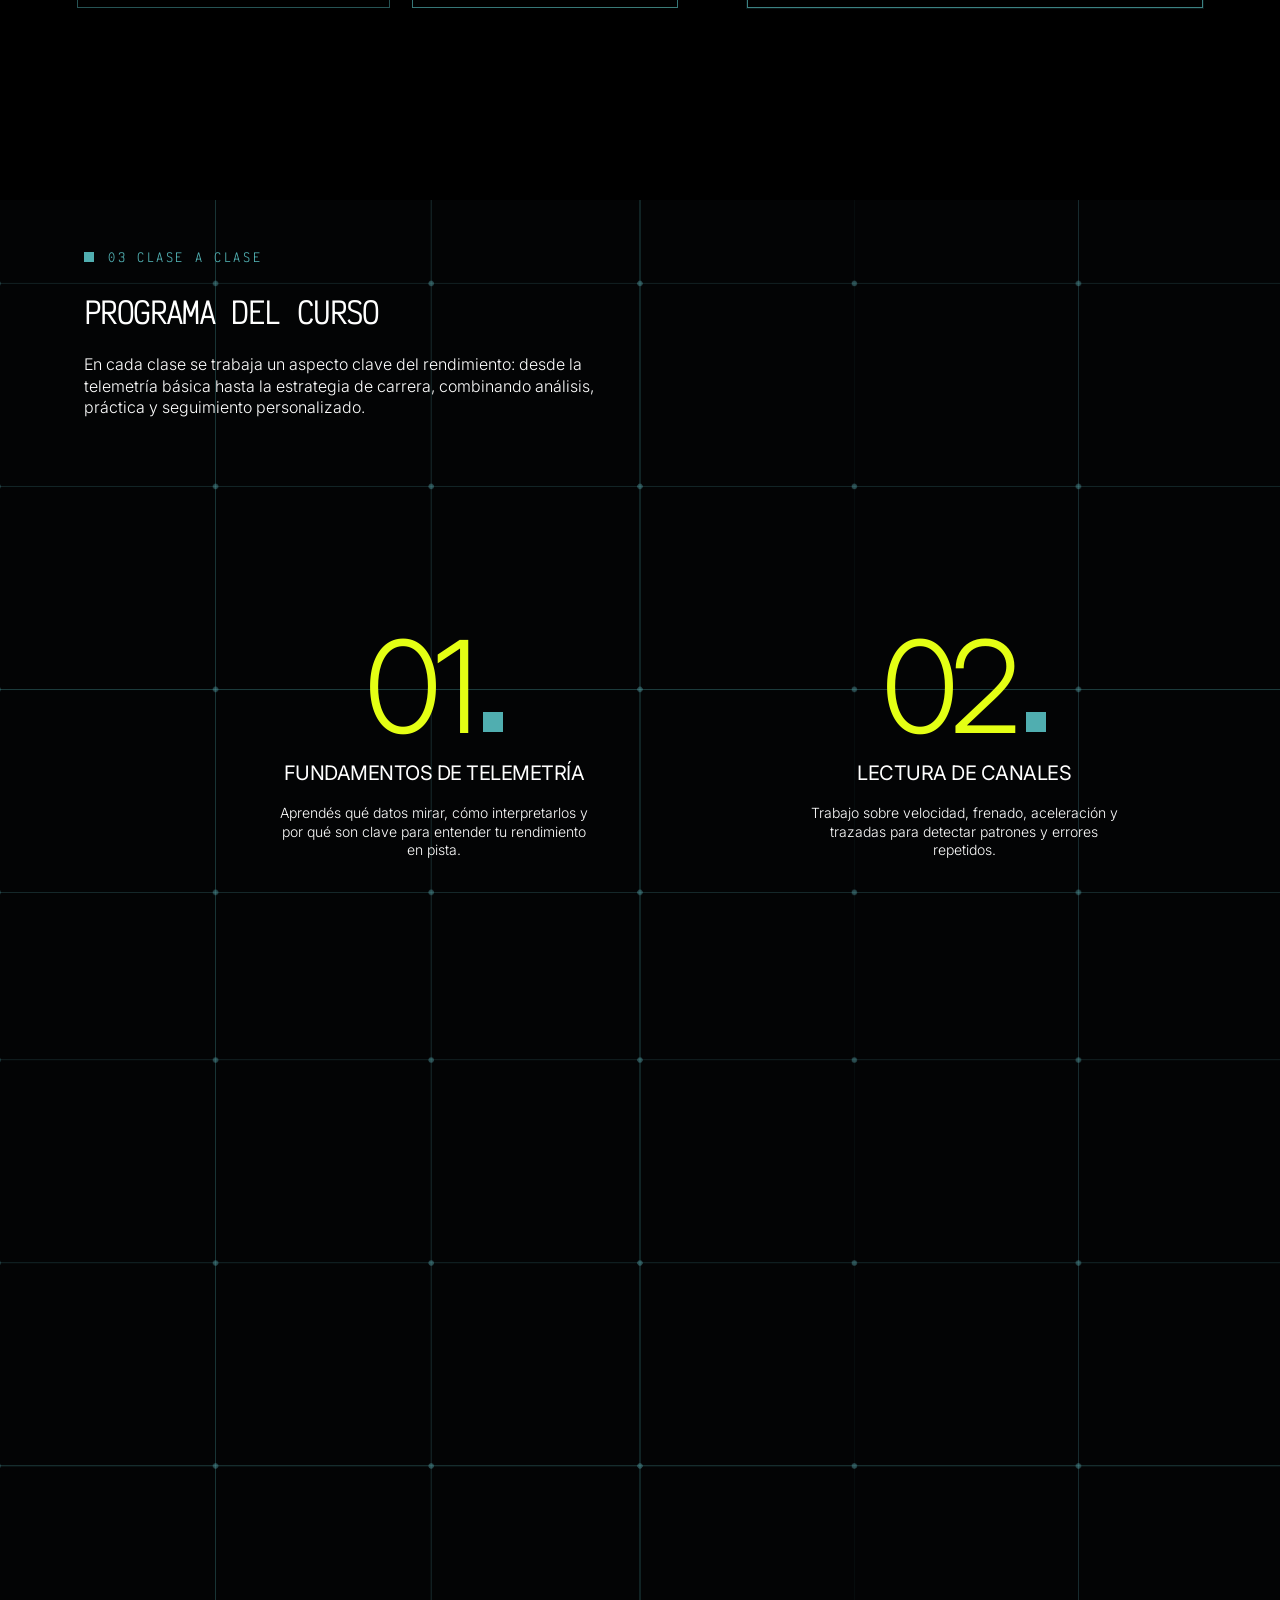
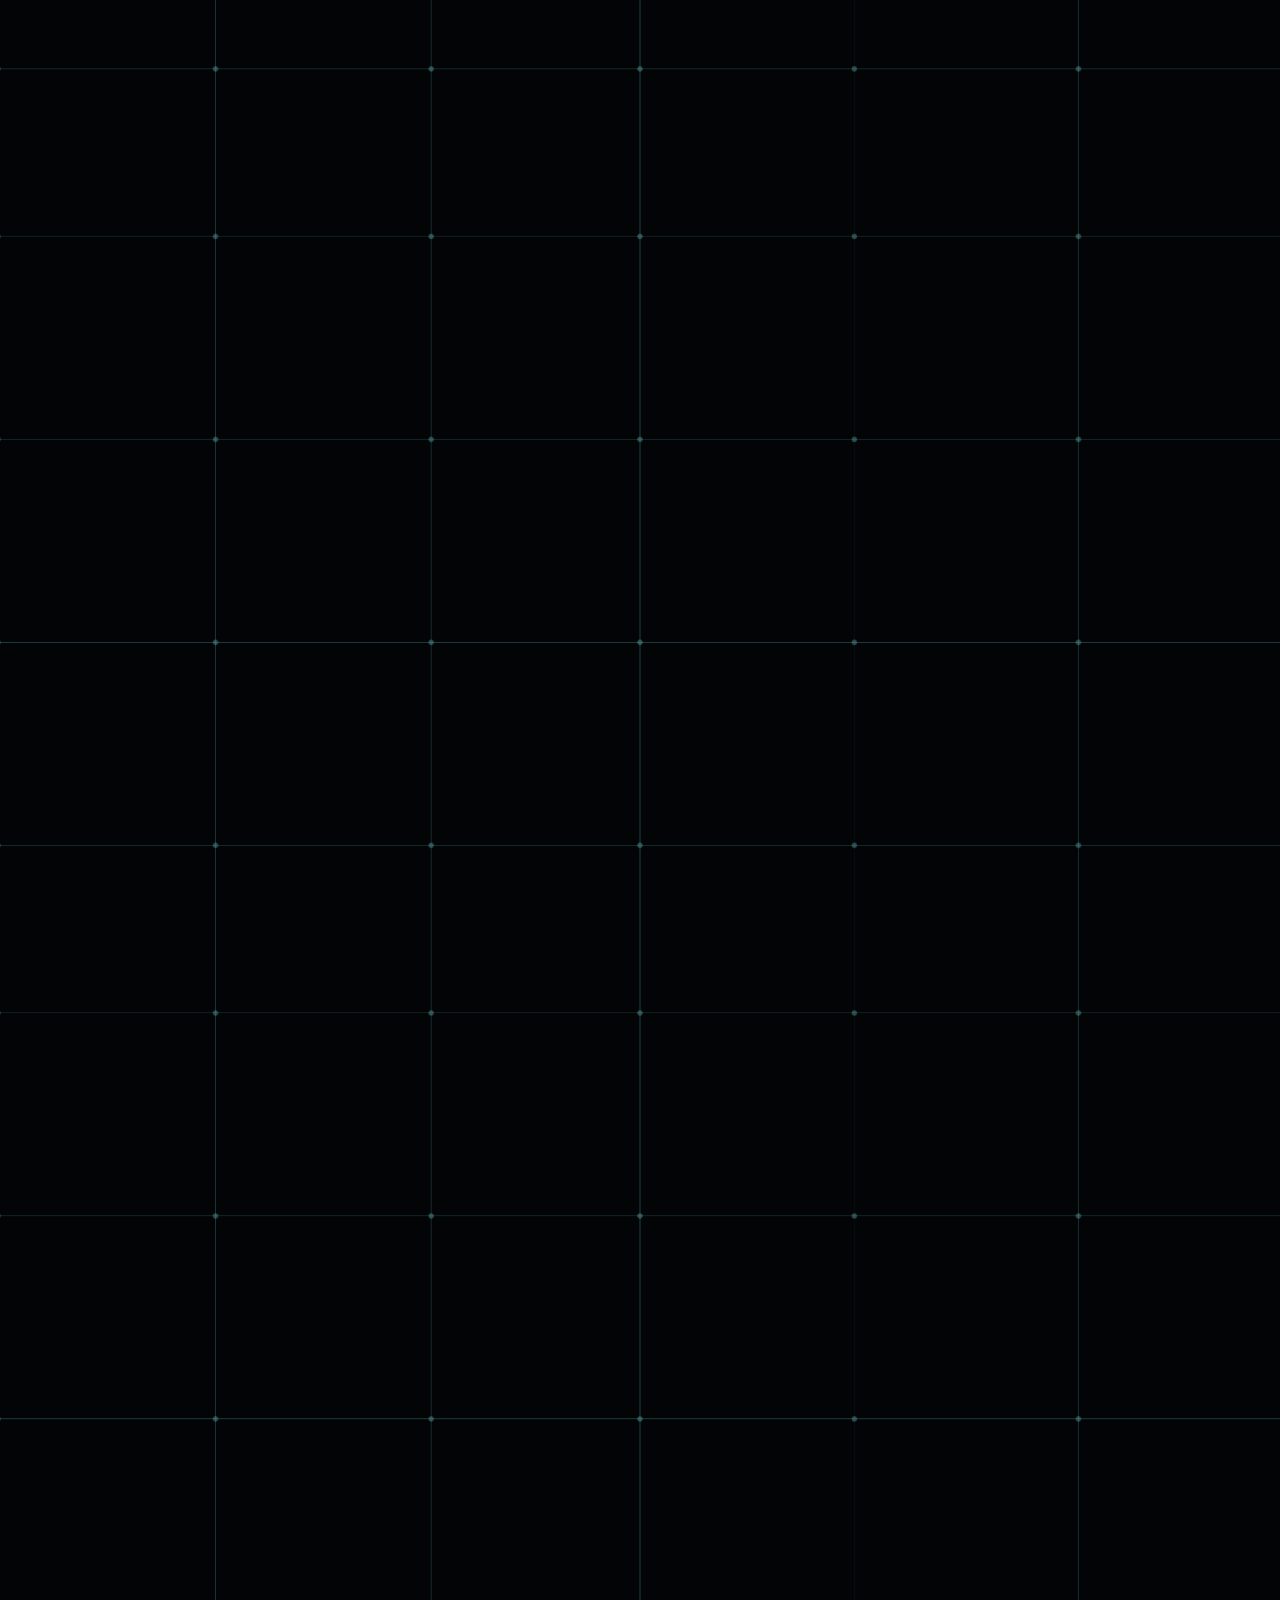
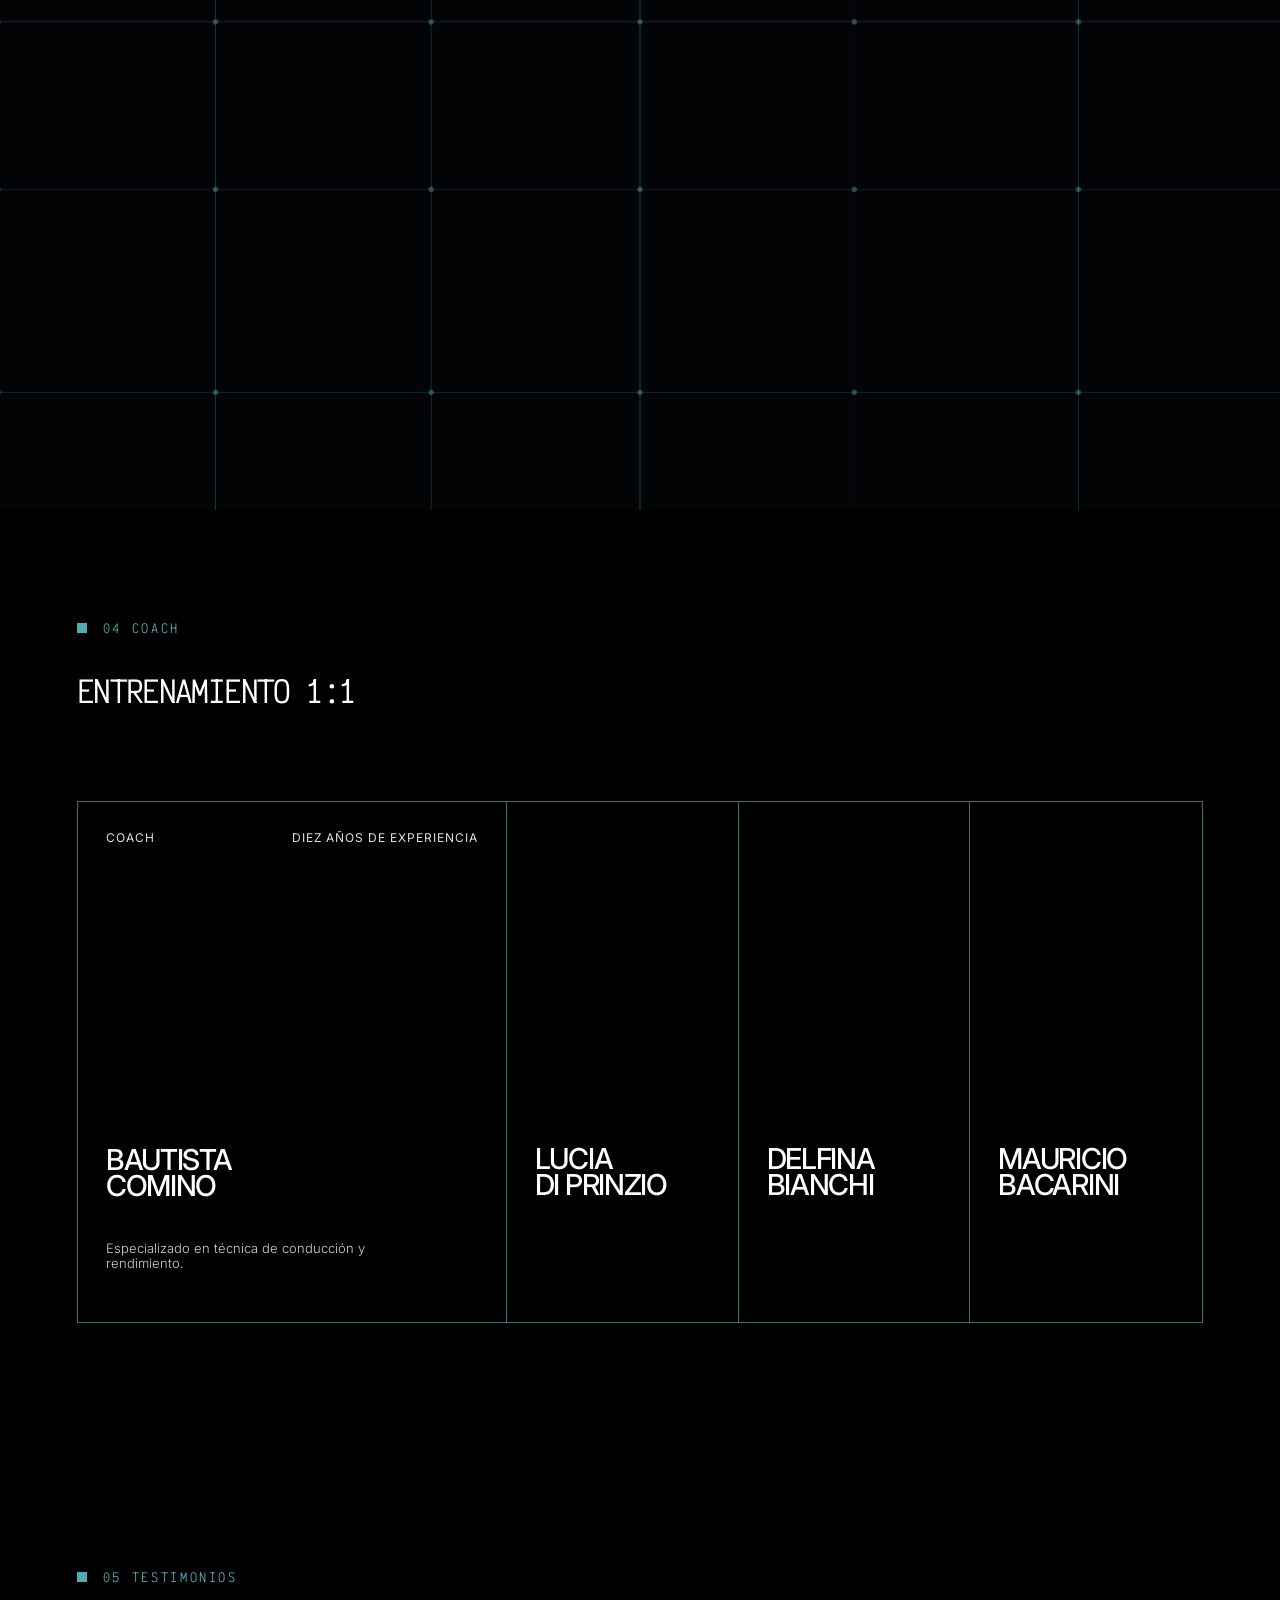
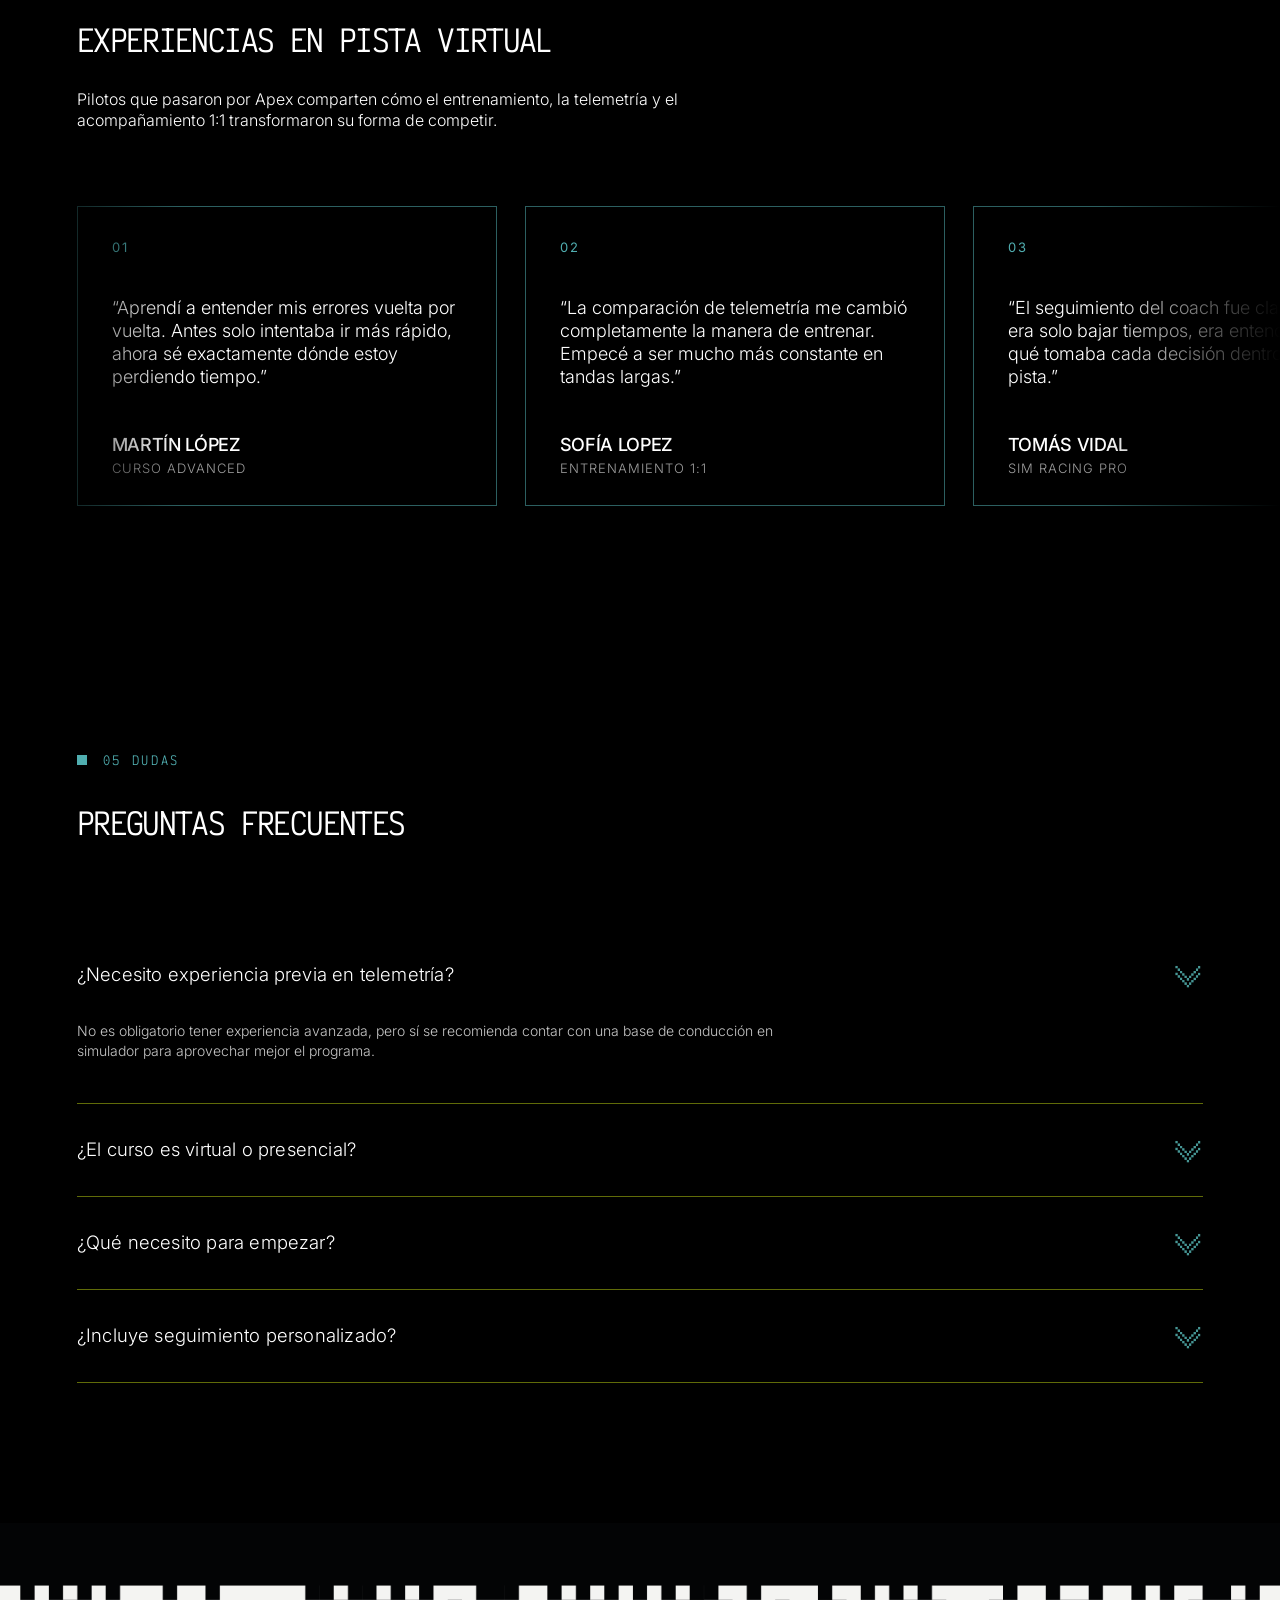
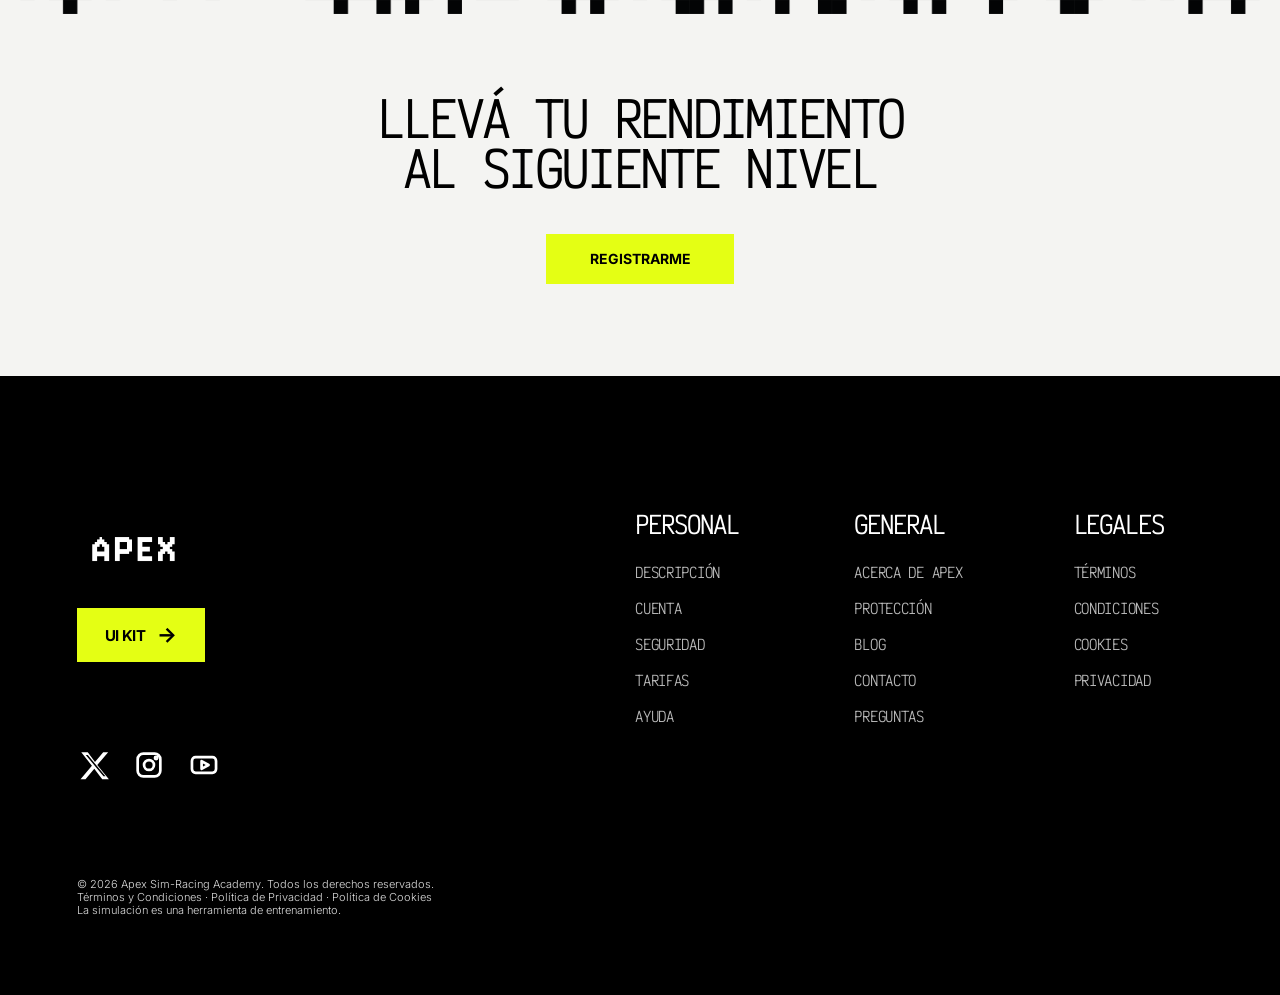
<file: advanced.html>
<!DOCTYPE html>
<html lang="es">
<head>
  <meta charset="UTF-8">
  <meta name="viewport" content="width=device-width, initial-scale=1.0">
  <title>APEX | Advanced</title>


  <link rel="preconnect" href="https://fonts.googleapis.com">
  <link rel="preconnect" href="https://fonts.gstatic.com" crossorigin>
  <link href="https://fonts.googleapis.com/css2?family=Inter:wght@300;400;500;600;700;800;900&family=Victor+Mono:wght@300;400;500;600;700&display=swap" rel="stylesheet">
  <link rel="preload" as="image" href="./img/marca-apex.png">
  <link rel="preload" as="image" href="./img/advanced-hero.jpg" media="(min-width: 701px)" fetchpriority="high">
  <link rel="preload" as="image" href="./img/advanced-hero-mobile.png" media="(max-width: 700px)" fetchpriority="high">

  <link rel="stylesheet" href="./style.css?v=20260713-unified-grid">
  <script src="./script.js?v=20260713-unified-grid" defer></script>
</head>

<body id="top">

 <!-- PANTALLA DE CARGA -->
<div class="page-loader" id="pageLoader">
  <div class="page-loader-content">
    <img src="./img/marca-apex.png" alt="APEX" decoding="async" loading="eager" fetchpriority="high">
  </div>
</div>
<script>
  window.setTimeout(function () {
    var loader = document.getElementById("pageLoader");
    if (loader) loader.classList.add("is-hidden");
  }, 1800);
</script>

  <!-- CURSOR GLOW -->
  <div class="cursor-glow"></div>

  <!-- NAVBAR MISMA QUE LA HOME -->
  <header class="navbar">
    <a href="index.html#top" class="brand" aria-label="Ir al inicio">
      <img src="./img/marca-apex.png" alt="APEX" decoding="async" loading="eager" fetchpriority="high">
    </a>

    <nav class="nav-links" id="primaryNavigation">
      <a href="#programa">Programa</a>
      <a href="#programa-advanced">Clases</a>
      <a href="#coaches">Coaches</a>
    </nav>

    <a href="#registro" class="btn btn-nav">Registrarme</a>

    <button class="menu-toggle" type="button" aria-label="Abrir menú" aria-controls="primaryNavigation" aria-expanded="false">
      <span></span>
      <span></span>
      <span></span>
    </button>
  </header>

  <main>

<!-- HERO ADVANCED -->
<section class="advanced-detail-hero">

  <div class="advanced-detail-bg">
    <picture class="advanced-detail-picture">
      <source media="(max-width: 700px)" srcset="./img/advanced-hero-mobile.png">
      <img
        class="advanced-detail-img-responsive"
        src="./img/advanced-hero.jpg"
        alt="Piloto entrenando en simulador profesional"
        decoding="async"
        fetchpriority="high"
       loading="eager">
    </picture>
  </div>

  <div class="advanced-detail-overlay"></div>

  <div class="advanced-detail-content">

    <div class="advanced-breadcrumb reveal reveal-delay-1">
      <a href="index.html#top">Inicio</a>
      <span>›</span>
      <a href="index.html#cursos">Cursos</a>
      <span>›</span>
      <p>Élite</p>
    </div>

    <h1 class="reveal reveal-delay-2">Advanced</h1>

    <p class="reveal reveal-delay-3">
      Análisis de datos, lectura de telemetría y comparación de vueltas.
    </p>

    <div class="advanced-hero-actions reveal reveal-delay-4">
      <a href="#registro" class="advanced-btn advanced-btn-primary">
        Inscribirme
      </a>

      <a href="index.html#cursos" class="advanced-btn advanced-btn-secondary">
        Ver programas
      </a>
    </div>

  </div>

</section>

<section class="advanced-info-section advanced-info-rework" id="programa">

  <div class="advanced-info-inner">

    <div class="advanced-info-header advanced-info-rework-header">
      <div class="section-tag advanced-tag reveal">
        <span></span>
        <p>02 Información</p>
      </div>

      <h2 class="reveal reveal-delay-1">¿De qué trata?</h2>
    </div>

    <div class="advanced-info-rework-layout">

      <div class="advanced-info-copy reveal reveal-delay-2">
        <p class="advanced-info-short">
          Entrenamiento técnico para mejorar tu rendimiento con telemetría,
          análisis de datos y comparación de vueltas.
        </p>
        <div class="advanced-info-method advanced-method-telemetry" aria-label="Recorrido metodológico del curso">
          <div class="advanced-method-heading">
            <span>Recorrido</span>
          </div>

          <div class="advanced-telemetry-panel">
            <div class="advanced-telemetry-steps" aria-label="Etapas del entrenamiento">
              <button
                class="advanced-telemetry-step is-active"
                type="button"
                data-step="Paso 01"
                data-title="Diagnóstico"
                data-text="Detectar dónde se pierde tiempo."
                data-bar="72%"
              >
                <span>01</span>
                <em class="advanced-step-badge">Etapa activa</em>
                <div>
                  <strong>Diagnóstico</strong>
                </div>
                <i style="--fill: 72%"></i>
              </button>

              <button
                class="advanced-telemetry-step"
                type="button"
                data-step="Paso 02"
                data-title="Corrección"
                data-text="Ajustar referencias por sector."
                data-bar="58%"
              >
                <span>02</span>
                <em class="advanced-step-badge">Etapa activa</em>
                <div>
                  <strong>Corrección</strong>
                </div>
                <i style="--fill: 58%"></i>
              </button>

              <button
                class="advanced-telemetry-step"
                type="button"
                data-step="Paso 03"
                data-title="Simulación"
                data-text="Sostener ritmo y consistencia."
                data-bar="84%"
              >
                <span>03</span>
                <em class="advanced-step-badge">Etapa activa</em>
                <div>
                  <strong>Simulación</strong>
                </div>
                <i style="--fill: 84%"></i>
              </button>

              <button
                class="advanced-telemetry-step"
                type="button"
                data-step="Paso 04"
                data-title="Revisión"
                data-text="Definir objetivos para seguir evolucionando."
                data-bar="100%"
              >
                <span>04</span>
                <em class="advanced-step-badge">Etapa activa</em>
                <div>
                  <strong>Revisión</strong>
                </div>
                <i style="--fill: 100%"></i>
              </button>
            </div>

            <div class="advanced-telemetry-display" aria-live="polite">
              <small id="advancedTelemetryStep">Paso 01</small>
              <strong id="advancedTelemetryTitle">Diagnóstico</strong>
              <p id="advancedTelemetryText">
                Detectar dónde se pierde tiempo.
              </p>

              <div class="advanced-telemetry-meter">
                <span>Progreso del entrenamiento</span>
                <div>
                  <i id="advancedTelemetryBar" style="width: 72%"></i>
                </div>
              </div>
            </div>
          </div>
        </div>
      </div>

      <aside class="advanced-course-sheet reveal reveal-delay-3" aria-label="Ficha técnica del curso Advanced">
        <div class="advanced-sheet-top">
          <span>Ficha del curso</span>
          <strong>Advanced</strong>
        </div>

        <div class="advanced-sheet-grid">
          <div class="advanced-sheet-item">
            <small>Duración</small>
            <p>8 semanas</p>
          </div>

          <div class="advanced-sheet-item">
            <small>Nivel</small>
            <p>Élite</p>
          </div>

          <div class="advanced-sheet-item">
            <small>Modalidad</small>
            <p>Coaching 1:1</p>
          </div>

          <div class="advanced-sheet-item">
            <small>Enfoque</small>
            <p>Telemetría</p>
          </div>
        </div>
<div class="advanced-sheet-price">
          <div>
            <span>Precio total</span>
            <strong>$160.000</strong>
          </div>

          <div class="advanced-sheet-discount">
            <span>Transferencia</span>
            <strong>$128.000</strong>
          </div>
        </div>

        <a href="mailto:contacto@apex.com" class="advanced-info-btn advanced-sheet-btn">
          Inscribirme
        </a>
      </aside>

    </div>

  </div>

</section>

<section class="advanced-program-section section-dark-grid" id="programa-advanced">
  <div class="advanced-program-sticky">
    <div class="advanced-program-inner">
      
      <div class="advanced-program-head reveal">
        <div class="section-kicker section-kicker-cyan">
          <span class="kicker-square"></span>
          <span>03 CLASE A CLASE</span>
        </div>

        <h2>PROGRAMA DEL CURSO</h2>

        <p>
          En cada clase se trabaja un aspecto clave del rendimiento:
          desde la <br> telemetría básica hasta la estrategia de carrera,
          combinando análisis, <br> práctica y seguimiento personalizado.
        </p>
      </div>

      <div class="advanced-program-track-wrap">
        <div class="advanced-program-track" id="advancedProgramTrack">
          
          <article class="advanced-program-card">
            <div class="advanced-program-number-wrap">
              <span class="advanced-program-number">01</span>
              <span class="advanced-program-dot"></span>
            </div>
            <h3>FUNDAMENTOS DE TELEMETRÍA</h3>
            <p>
              Aprendés qué datos mirar, cómo interpretarlos y por qué son clave
              para entender tu rendimiento en pista.
            </p>
          </article>

          <article class="advanced-program-card">
            <div class="advanced-program-number-wrap">
              <span class="advanced-program-number">02</span>
              <span class="advanced-program-dot"></span>
            </div>
            <h3>LECTURA DE CANALES</h3>
            <p>
              Trabajo sobre velocidad, frenado, aceleración y trazadas para
              detectar patrones y errores repetidos.
            </p>
          </article>

          <article class="advanced-program-card">
            <div class="advanced-program-number-wrap">
              <span class="advanced-program-number">03</span>
              <span class="advanced-program-dot"></span>
            </div>
            <h3>COMPARACIÓN DE VUELTAS</h3>
            <p>
              Comparás vueltas propias y de referencia para ver diferencias
              concretas en tiempo, decisión y ejecución.
            </p>
          </article>

          <article class="advanced-program-card">
            <div class="advanced-program-number-wrap">
              <span class="advanced-program-number">04</span>
              <span class="advanced-program-dot"></span>
            </div>
            <h3>TÉCNICA DE FRENADO</h3>
            <p>
              Ajuste de puntos de frenada, presión y liberación para ganar
              consistencia y mejorar la entrada en curva.
            </p>
          </article>

          <article class="advanced-program-card">
            <div class="advanced-program-number-wrap">
              <span class="advanced-program-number">05</span>
              <span class="advanced-program-dot"></span>
            </div>
            <h3>TRACCIÓN Y SALIDA</h3>
            <p>
              Se analiza la aplicación del acelerador y la transferencia de peso
              para optimizar la salida de cada curva.
            </p>
          </article>

          <article class="advanced-program-card">
            <div class="advanced-program-number-wrap">
              <span class="advanced-program-number">06</span>
              <span class="advanced-program-dot"></span>
            </div>
            <h3>RITMO DE CARRERA</h3>
            <p>
              Construcción de stints más regulares, gestión del error y lectura
              del desgaste para sostener rendimiento.
            </p>
          </article>

          <article class="advanced-program-card">
            <div class="advanced-program-number-wrap">
              <span class="advanced-program-number">07</span>
              <span class="advanced-program-dot"></span>
            </div>
            <h3>ESTRATEGIA Y DECISIÓN</h3>
            <p>
              Interpretación del contexto de carrera para tomar mejores
              decisiones en tiempo real y bajo presión.
            </p>
          </article>

          <article class="advanced-program-card">
            <div class="advanced-program-number-wrap">
              <span class="advanced-program-number">08</span>
              <span class="advanced-program-dot"></span>
            </div>
            <h3>SEGUIMIENTO PERSONALIZADO</h3>
            <p>
              Cierre del proceso con revisión individual, objetivos concretos
              y próximos pasos para seguir evolucionando.
            </p>
          </article>

        </div>
      </div>

    </div>
  </div>
</section>

<!-- =========================
     04 COACHES
========================= -->
<section class="advanced-coaches-section" id="coaches">

  <div class="advanced-coaches-inner">

    <div class="advanced-coaches-header reveal">
      <div class="section-tag advanced-tag">
        <span></span>
        <p>04 Coach</p>
      </div>

      <h2>Entrenamiento 1:1</h2>
    </div>

    <div class="coach-pixel-corner" aria-hidden="true">
      <span></span><span></span><span></span>
      <span></span><span></span><span></span>
      <span></span><span></span><span></span>
    </div>

    <div class="coach-accordion reveal reveal-delay-1" data-active="0">

      <!-- COACH 01 -->
      <article class="coach-panel is-active">
        <button class="coach-trigger" type="button" aria-label="Ver información de Bautista Comino">

          <div class="coach-image">
            <img src="./img/coach-facundo.png" alt="Bautista Comino" decoding="async" loading="lazy">
          </div>

          <div class="coach-panel-top">
            <span>Coach</span>
            <span>Diez años de experiencia</span>
          </div>

          <div class="coach-panel-content">
            <h3>Bautista<br>Comino</h3>
            <p>
              Especializado en técnica de conducción y rendimiento.
            </p>
          </div>

        </button>
      </article>

      <!-- COACH 02 -->
      <article class="coach-panel">
        <button class="coach-trigger" type="button" aria-label="Ver información de Lucia Di Prinzio">

          <div class="coach-image">
            <img src="./img/coach-lucia.png" alt="Lucia Di Prinzio" decoding="async" loading="lazy">
          </div>

          <div class="coach-panel-top">
            <span>Coach</span>
            <span>Telemetría avanzada</span>
          </div>

          <div class="coach-panel-content">
            <h3>Lucia<br>Di Prinzio</h3>
            <p>
              Especializada en lectura de datos, consistencia y mejora progresiva.
            </p>
          </div>

        </button>
      </article>

      <!-- COACH 03 -->
      <article class="coach-panel">
        <button class="coach-trigger" type="button" aria-label="Ver información de Delfina Bianchi">

<div class="coach-image">
  <img src="./img/coach-delfina.png" alt="Delfina Bianchi" decoding="async" loading="lazy">
</div>

          <div class="coach-panel-top">
            <span>Coach</span>
            <span>Estrategia de carrera</span>
          </div>

          <div class="coach-panel-content">
            <h3>Delfina<br>Bianchi</h3>
            <p>
              Especializada en estrategia, ritmo de carrera y toma de decisiones.
            </p>
          </div>

        </button>
      </article>

      <!-- COACH 04 -->
      <article class="coach-panel">
        <button class="coach-trigger" type="button" aria-label="Ver información de Mauricio Bacarini">

<div class="coach-image">
  <img src="./img/coach-mauricio.png" alt="Mauricio Bacarini" decoding="async" loading="lazy">
</div>

          <div class="coach-panel-top">
            <span>Coach</span>
            <span>Preparación competitiva</span>
          </div>

          <div class="coach-panel-content">
            <h3>Mauricio<br>Bacarini</h3>
            <p>
              Especializado en entrenamiento competitivo y clasificación bajo presión.
            </p>
          </div>

        </button>
      </article>

    </div>

  </div>

</section>

<!-- =========================
     05 TESTIMONIOS
========================= -->
<section class="advanced-testimonials-section" id="testimonios">

  <div class="advanced-testimonials-header reveal">
    <div class="section-tag advanced-tag">
      <span></span>
      <p>05 Testimonios</p>
    </div>

    <h2>Experiencias en pista virtual</h2>

    <p>
      Pilotos que pasaron por Apex comparten cómo el entrenamiento,
      la telemetría y el acompañamiento 1:1 transformaron su forma de competir.
    </p>
  </div>

  <div class="testimonials-loop reveal reveal-delay-1">

    <div class="testimonials-track">

      <!-- GRUPO 1 -->
      <article class="testimonial-card">
        <span>01</span>
        <p>
          “Aprendí a entender mis errores vuelta por vuelta. Antes solo intentaba ir más rápido,
          ahora sé exactamente dónde estoy perdiendo tiempo.”
        </p>
        <div>
          <h3>Martín López</h3>
          <small>Curso Advanced</small>
        </div>
      </article>

      <article class="testimonial-card">
        <span>02</span>
        <p>
          “La comparación de telemetría me cambió completamente la manera de entrenar.
          Empecé a ser mucho más constante en tandas largas.”
        </p>
        <div>
          <h3>Sofía Lopez</h3>
          <small>Entrenamiento 1:1</small>
        </div>
      </article>

      <article class="testimonial-card">
        <span>03</span>
        <p>
          “El seguimiento del coach fue clave. No era solo bajar tiempos,
          era entender por qué tomaba cada decisión dentro de la pista.”
        </p>
        <div>
          <h3>Tomás Vidal</h3>
          <small>Sim Racing Pro</small>
        </div>
      </article>

      <article class="testimonial-card">
        <span>04</span>
        <p>
          “Me ayudó muchísimo para competir con más seguridad. La práctica de clasificación
          bajo presión fue de las partes que más me sirvió.”
        </p>
        <div>
          <h3>Lucía Fernández</h3>
          <small>Programa Élite</small>
        </div>
      </article>

      <!-- GRUPO 2 REPETIDO PARA LOOP PERFECTO -->
      <article class="testimonial-card">
        <span>01</span>
        <p>
          “Aprendí a entender mis errores vuelta por vuelta. Antes solo intentaba ir más rápido,
          ahora sé exactamente dónde estoy perdiendo tiempo.”
        </p>
        <div>
          <h3>Martín López</h3>
          <small>Curso Advanced</small>
        </div>
      </article>

      <article class="testimonial-card">
        <span>02</span>
        <p>
          “La comparación de telemetría me cambió completamente la manera de entrenar.
          Empecé a ser mucho más constante en tandas largas.”
        </p>
        <div>
          <h3>Sofía Herrera</h3>
          <small>Entrenamiento 1:1</small>
        </div>
      </article>

      <article class="testimonial-card">
        <span>03</span>
        <p>
          “El seguimiento del coach fue clave. No era solo bajar tiempos,
          era entender por qué tomaba cada decisión dentro de la pista.”
        </p>
        <div>
          <h3>Tomás Vidal</h3>
          <small>Sim Racing Pro</small>
        </div>
      </article>

      <article class="testimonial-card">
        <span>04</span>
        <p>
          “Me ayudó muchísimo para competir con más seguridad. La práctica de clasificación
          bajo presión fue de las partes que más me sirvió.”
        </p>
        <div>
          <h3>Lucía Fernández</h3>
          <small>Programa Élite</small>
        </div>
      </article>

    </div>

  </div>

</section>

<!-- =========================
     05 PREGUNTAS FRECUENTES
========================= -->
<section class="advanced-faq-section" id="faq">

  <div class="advanced-faq-inner">

    <div class="advanced-faq-header reveal">
      <div class="section-tag advanced-tag">
        <span></span>
        <p>05 Dudas</p>
      </div>

      <h2>Preguntas frecuentes</h2>
    </div>

    <div class="faq-list reveal reveal-delay-1">

      <article class="faq-item is-open">
        <button class="faq-question" type="button">
          <span>¿Necesito experiencia previa en telemetría?</span>
          <img src="./img/arrow-pixel.png" alt="" decoding="async" loading="lazy">
        </button>

        <div class="faq-answer">
          <p>
            No es obligatorio tener experiencia avanzada, pero sí se recomienda contar
            con una base de conducción en simulador para aprovechar mejor el programa.
          </p>
        </div>
      </article>

      <article class="faq-item">
        <button class="faq-question" type="button">
          <span>¿El curso es virtual o presencial?</span>
          <img src="./img/arrow-pixel.png" alt="" decoding="async" loading="lazy">
        </button>

        <div class="faq-answer">
          <p>
            El programa combina clases virtuales, análisis de datos y seguimiento
            personalizado. Algunas prácticas pueden realizarse en simulador según disponibilidad.
          </p>
        </div>
      </article>

      <article class="faq-item">
        <button class="faq-question" type="button">
          <span>¿Qué necesito para empezar?</span>
          <img src="./img/arrow-pixel.png" alt="" decoding="async" loading="lazy">
        </button>

        <div class="faq-answer">
          <p>
            Necesitás acceso a un simulador, conexión estable y disponibilidad para
            realizar prácticas entre clases. El equipo técnico se ajusta según tu nivel.
          </p>
        </div>
      </article>

      <article class="faq-item">
        <button class="faq-question" type="button">
          <span>¿Incluye seguimiento personalizado?</span>
          <img src="./img/arrow-pixel.png" alt="" decoding="async" loading="lazy">
        </button>

        <div class="faq-answer">
          <p>
            Sí. Cada piloto recibe devoluciones específicas sobre su rendimiento,
            comparación de vueltas y objetivos concretos para seguir mejorando.
          </p>
        </div>
      </article>

    </div>

  </div>

</section>

<!-- =========================
     CTA FINAL + FOOTER ADVANCED
========================= -->
<section class="advanced-end-section" id="registro">

  <div class="advanced-end-bg" aria-hidden="true"></div>

  <div class="advanced-end-cta reveal">
    <h2>
      Llevá tu rendimiento<br>
      al siguiente nivel
    </h2>

    <a href="mailto:contacto@apex.com" class="advanced-end-btn">
      Registrarme
    </a>
  </div>

  <footer class="advanced-footer">

    <div class="advanced-footer-inner">

      <div class="advanced-footer-brand">

        <a href="index.html#top" class="advanced-footer-logo">
          <img src="./img/marca-apex.png" alt="APEX" decoding="async" loading="lazy">
        </a>

        <a href="./ui-kit.html" class="footer-ui-btn advanced-footer-ui-btn" aria-label="Abrir biblioteca UI Kit">
          <span>UI KIT</span>
          <span aria-hidden="true">→</span>
        </a>

        <div class="advanced-footer-social">

          <a href="#" aria-label="X">
            <svg viewBox="0 0 24 24" aria-hidden="true">
              <path d="M3 3h4.6l5.1 6.8L18.5 3H22l-7.7 9 8.2 10h-4.7l-5.6-7.3L6 22H2.5l8-9.4L3 3Zm3.2 2 12.5 15h1.4L7.6 5H6.2Z"/>
            </svg>
          </a>

          <a href="#" aria-label="Instagram">
            <svg viewBox="0 0 24 24" aria-hidden="true">
              <rect x="4" y="4" width="16" height="16" rx="4"></rect>
              <circle cx="12" cy="12" r="3.5"></circle>
              <circle cx="17" cy="7" r="0.8"></circle>
            </svg>
          </a>

          <a href="#" aria-label="YouTube">
            <svg viewBox="0 0 24 24" aria-hidden="true">
              <rect x="3.5" y="6.5" width="17" height="11" rx="2.6"></rect>
              <path d="M10.3 9.3L15.2 12L10.3 14.7Z"></path>
            </svg>
          </a>

        </div>

        <p class="advanced-footer-copy">
          © 2026 Apex Sim-Racing Academy. Todos los derechos reservados.<br>
          Términos y Condiciones · Política de Privacidad · Política de Cookies<br>
          La simulación es una herramienta de entrenamiento.
        </p>

      </div>

      <nav class="advanced-footer-nav" aria-label="Footer navigation">

        <div class="advanced-footer-col">
          <h3><button class="footer-accordion-trigger" type="button" aria-expanded="false">Personal</button></h3>
          <a href="#">Descripción</a>
          <a href="#">Cuenta</a>
          <a href="#">Seguridad</a>
          <a href="#">Tarifas</a>
          <a href="#">Ayuda</a>
        </div>

        <div class="advanced-footer-col">
          <h3><button class="footer-accordion-trigger" type="button" aria-expanded="false">General</button></h3>
          <a href="index.html#sobre-apex">Acerca de Apex</a>
          <a href="#">Protección</a>
          <a href="#">Blog</a>
          <a href="#registro">Contacto</a>
          <a href="#faq">Preguntas</a>
        </div>

        <div class="advanced-footer-col">
          <h3><button class="footer-accordion-trigger" type="button" aria-expanded="false">Legales</button></h3>
          <a href="#">Términos</a>
          <a href="#">Condiciones</a>
          <a href="#">Cookies</a>
          <a href="#">Privacidad</a>
        </div>

      </nav>

    </div>

  </footer>

</section>

  
</body>
</html>
</file>
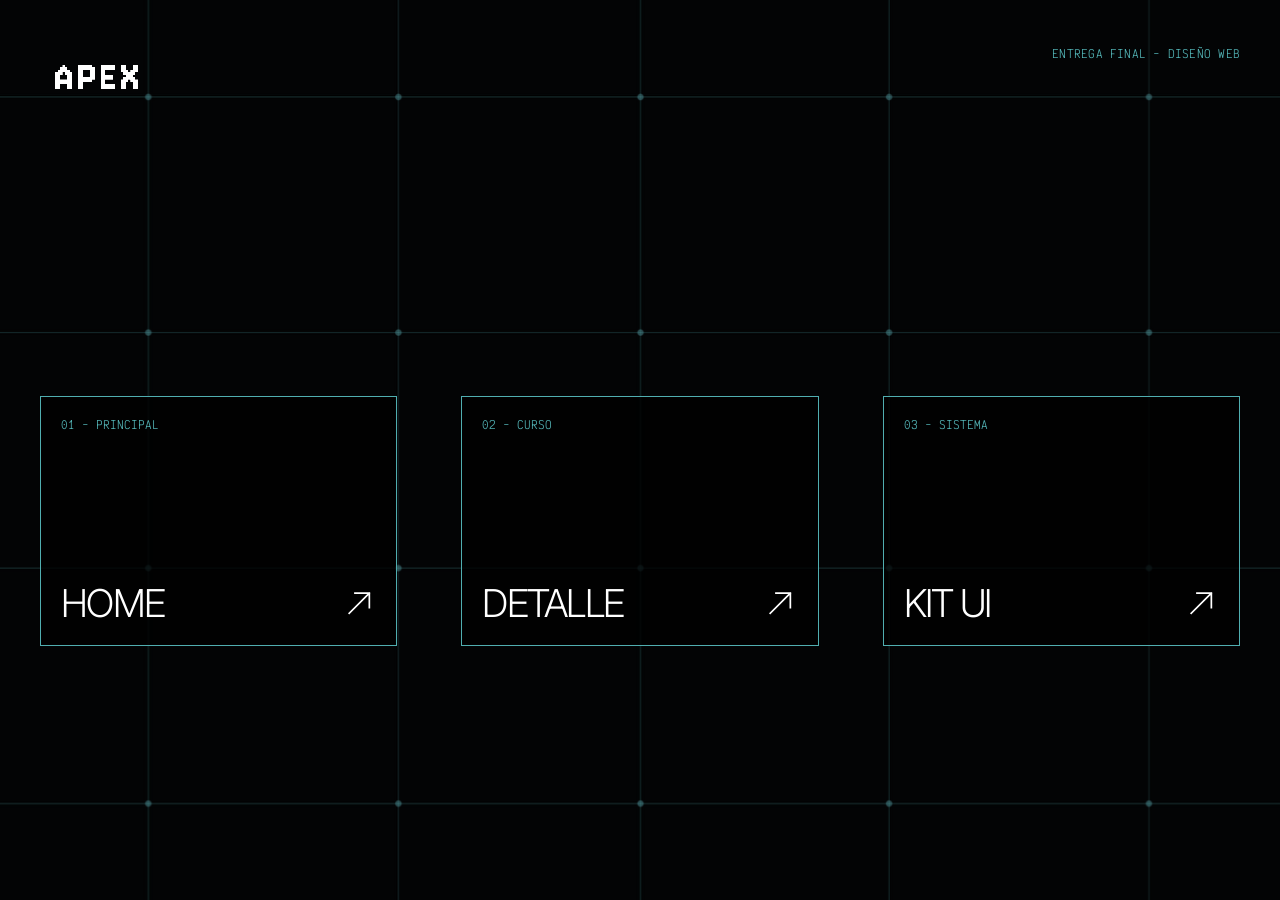
<file: entrega.html>
<!DOCTYPE html>
<html lang="es">
<head>
  <meta charset="UTF-8">
  <meta name="viewport" content="width=device-width, initial-scale=1.0">
  <title>APEX | Entrega</title>
  <meta name="description" content="Entrega final APEX Sim Racing">

  <link rel="preconnect" href="https://fonts.googleapis.com">
  <link rel="preconnect" href="https://fonts.gstatic.com" crossorigin>
  <link href="https://fonts.googleapis.com/css2?family=Inter:wght@300;400;500;600&family=Victor+Mono:wght@400;500&display=swap" rel="stylesheet">

  <style>
    :root {
      --black: #000000;
      --white: #ffffff;
      --cyan: #50aeb0;
      --neon: #e4ff14;
      --font-title: "Victor Mono", monospace;
      --font-text: "Inter", sans-serif;
    }

    * {
      margin: 0;
      padding: 0;
      box-sizing: border-box;
    }

    html, body {
      min-height: 100%;
    }

    body {
      min-height: 100vh;
      overflow-x: hidden;
      background-color: var(--black);
      background-image: url("[data-uri]");
      background-repeat: no-repeat;
      background-position: center center;
      background-size: cover;
      color: var(--white);
      font-family: var(--font-text);
    }

    a {
      color: inherit;
      text-decoration: none;
    }

    .page {
      width: min(1400px, calc(100% - 80px));
      min-height: 100vh;
      margin: 0 auto;
      padding: 40px 0 70px;
      display: flex;
      flex-direction: column;
    }

    .topbar {
      min-height: 84px;
      display: flex;
      align-items: flex-start;
      justify-content: space-between;
      gap: 30px;
    }

    .brand {
      width: 112px;
      display: block;
      flex: 0 0 auto;
    }

    .brand img {
      width: 100%;
      height: auto;
      display: block;
      filter: brightness(0) invert(1);
      image-rendering: pixelated;
    }

    .top-text {
      margin-top: 8px;
      font-family: var(--font-title);
      font-size: 11px;
      line-height: 1;
      font-weight: 400;
      letter-spacing: 0.02em;
      text-transform: uppercase;
      color: var(--cyan);
    }

    .cards-wrap {
      flex: 1;
      display: flex;
      align-items: center;
      justify-content: center;
      padding: clamp(100px, 18vh, 190px) 0 74px;
    }

    .cards {
      width: 100%;
      display: grid;
      grid-template-columns: repeat(3, minmax(0, 1fr));
      gap: clamp(56px, 5vw, 96px);
      align-items: center;
    }

    .card {
      position: relative;
      min-height: clamp(180px, 20vw, 250px);
      padding: 22px 20px 24px;
      display: flex;
      flex-direction: column;
      justify-content: space-between;
      overflow: hidden;
      border: 1px solid var(--cyan);
      background: rgba(0, 0, 0, 0.78);
      transform: scale(1);
      transition:
        transform 0.28s ease,
        box-shadow 0.28s ease,
        background 0.28s ease,
        border-color 0.28s ease;
    }

    .card:hover,
    .card:focus-visible {
      background: rgba(8, 18, 18, 0.88);
      border-color: rgba(228, 255, 20, 0.85);
      transform: translateY(-4px) scale(1.02);
      box-shadow:
        0 0 0 1px rgba(228, 255, 20, 0.08),
        0 0 22px rgba(228, 255, 20, 0.12),
        0 10px 28px rgba(0, 0, 0, 0.42);
      outline: none;
    }

    .card-label {
      font-family: var(--font-title);
      font-size: 11px;
      line-height: 1;
      font-weight: 400;
      text-transform: uppercase;
      color: var(--cyan);
    }

    .card-title {
      display: flex;
      align-items: flex-end;
      justify-content: space-between;
      gap: 20px;
      font-size: clamp(28px, 3vw, 43px);
      line-height: 0.95;
      font-weight: 300;
      text-transform: uppercase;
      letter-spacing: -0.045em;
    }

    .card-title strong {
      font-weight: 300;
    }

    .arrow {
      width: clamp(30px, 2.7vw, 42px);
      height: clamp(30px, 2.7vw, 42px);
      flex: 0 0 auto;
      display: inline-flex;
      align-items: center;
      justify-content: center;
      transition: transform 0.28s ease, filter 0.28s ease;
    }

    .arrow svg {
      width: 100%;
      height: 100%;
      display: block;
      overflow: visible;
    }

    .arrow path {
      fill: none;
      stroke: currentColor;
      stroke-width: 1.7;
      stroke-linecap: square;
      stroke-linejoin: miter;
      vector-effect: non-scaling-stroke;
    }

    .card:hover .arrow,
    .card:focus-visible .arrow {
      transform: translate(4px, -4px);
      filter: drop-shadow(0 0 8px rgba(255, 255, 255, 0.14));
    }

    @media (max-width: 900px) {
      .page {
        width: min(100% - 42px, 1400px);
        padding-top: 28px;
      }

      .cards-wrap {
        padding: 90px 0 44px;
      }

      .cards {
        gap: 24px;
      }

      .card {
        min-height: 180px;
      }
    }

    @media (max-width: 680px) {
      .page {
        width: min(100% - 28px, 1400px);
      }

      .brand {
        width: 90px;
      }

      .top-text {
        max-width: 150px;
        text-align: right;
        line-height: 1.35;
      }

      .cards-wrap {
        align-items: flex-start;
        padding-top: 76px;
      }

      .cards {
        grid-template-columns: 1fr;
        gap: 18px;
      }

      .card {
        min-height: 145px;
        padding: 18px;
      }

      .card-title {
        font-size: 31px;
      }

      .arrow {
        width: 34px;
        height: 34px;
      }
    }

    @media (prefers-reduced-motion: reduce) {
      *, *::before, *::after {
        transition: none !important;
      }
    }
  </style>
</head>

<body>
  <main class="page">
    <header class="topbar">
      <a class="brand" href="./index.html" aria-label="Ir al inicio">
        <img src="[data-uri]" alt="APEX">
      </a>

      <p class="top-text">Entrega final - Diseño web</p>
    </header>

    <section class="cards-wrap">
      <nav class="cards" aria-label="Páginas de la entrega">
        <a class="card" href="./index.html">
          <span class="card-label">01 - Principal</span>
          <span class="card-title">
            <strong>Home</strong>
            <span class="arrow" aria-hidden="true">
              <svg viewBox="0 0 24 24" focusable="false">
                <path d="M5 19L19 5M9 5h10v10"></path>
              </svg>
            </span>
          </span>
        </a>

        <a class="card" href="./advanced.html">
          <span class="card-label">02 - Curso</span>
          <span class="card-title">
            <strong>Detalle</strong>
            <span class="arrow" aria-hidden="true">
              <svg viewBox="0 0 24 24" focusable="false">
                <path d="M5 19L19 5M9 5h10v10"></path>
              </svg>
            </span>
          </span>
        </a>

        <a class="card" href="./ui-kit.html">
          <span class="card-label">03 - Sistema</span>
          <span class="card-title">
            <strong>Kit UI</strong>
            <span class="arrow" aria-hidden="true">
              <svg viewBox="0 0 24 24" focusable="false">
                <path d="M5 19L19 5M9 5h10v10"></path>
              </svg>
            </span>
          </span>
        </a>
      </nav>
    </section>
  </main>
</body>
</html>
</file>
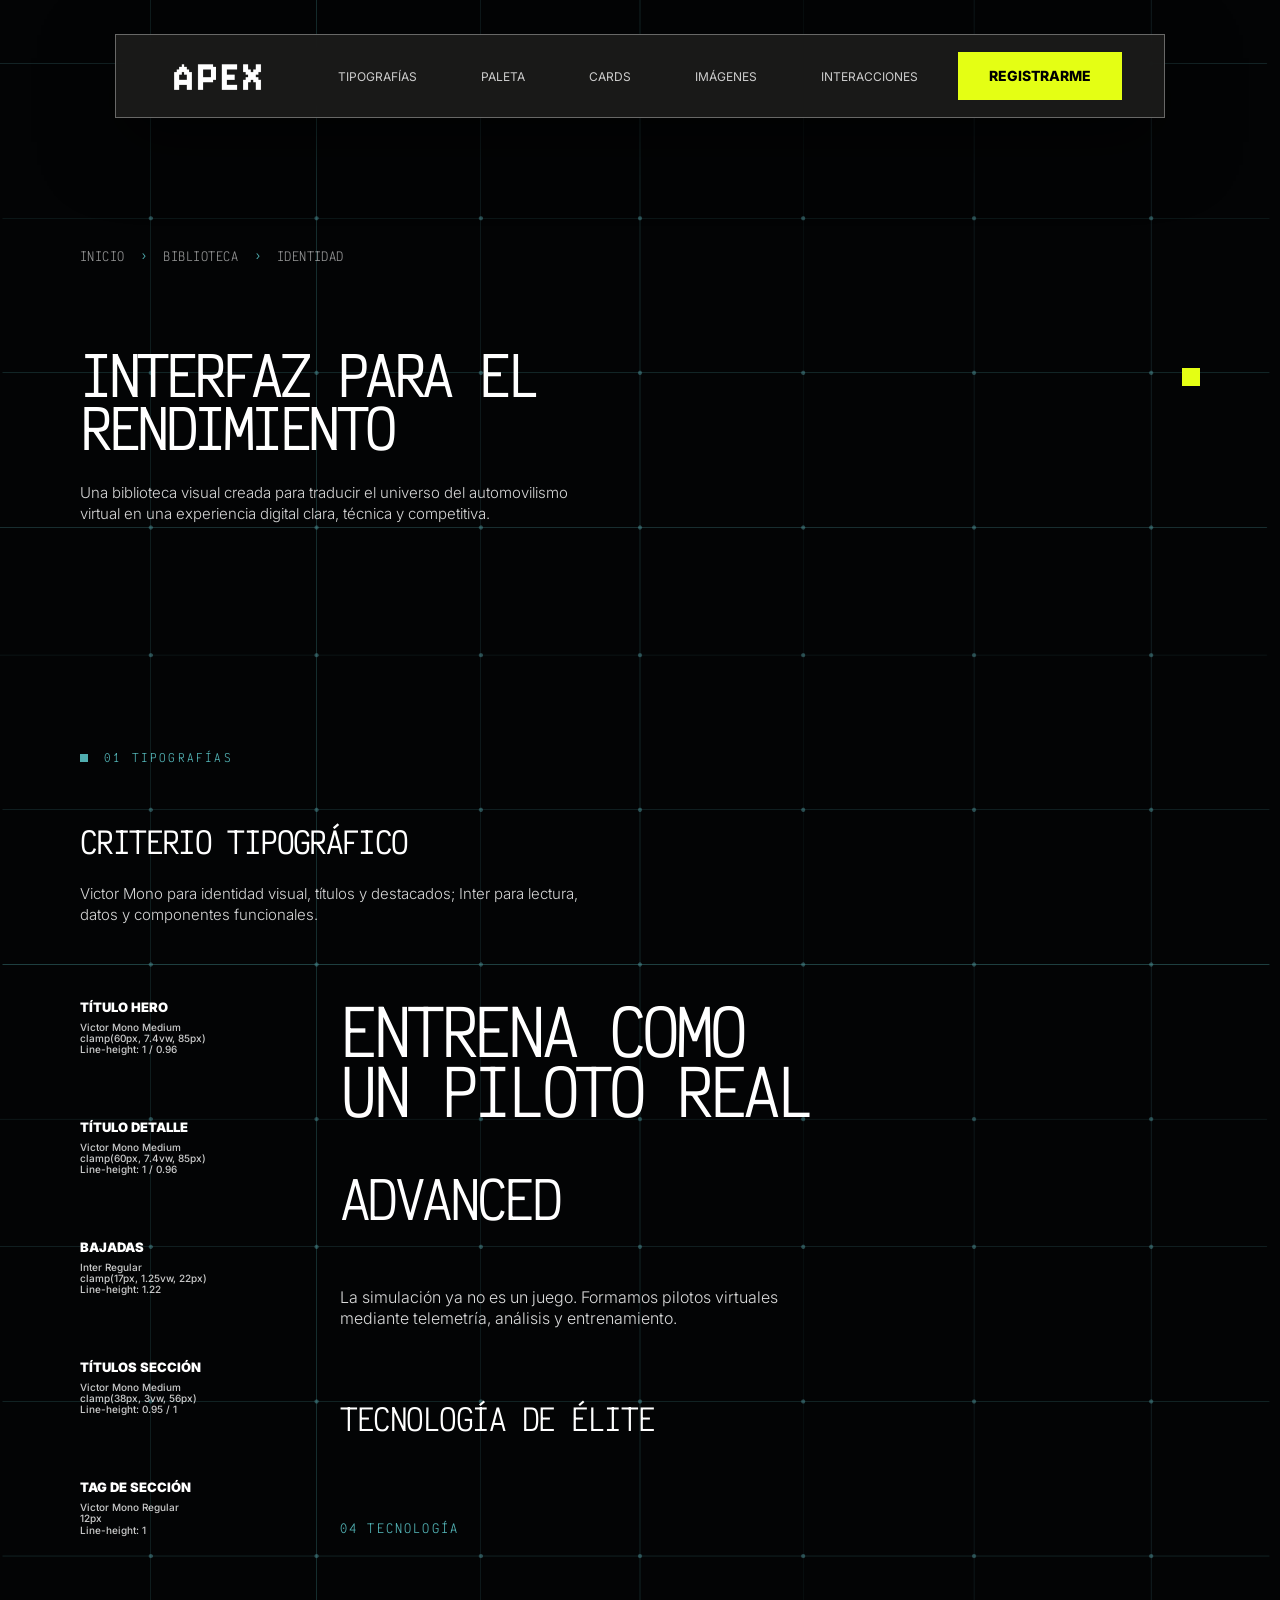
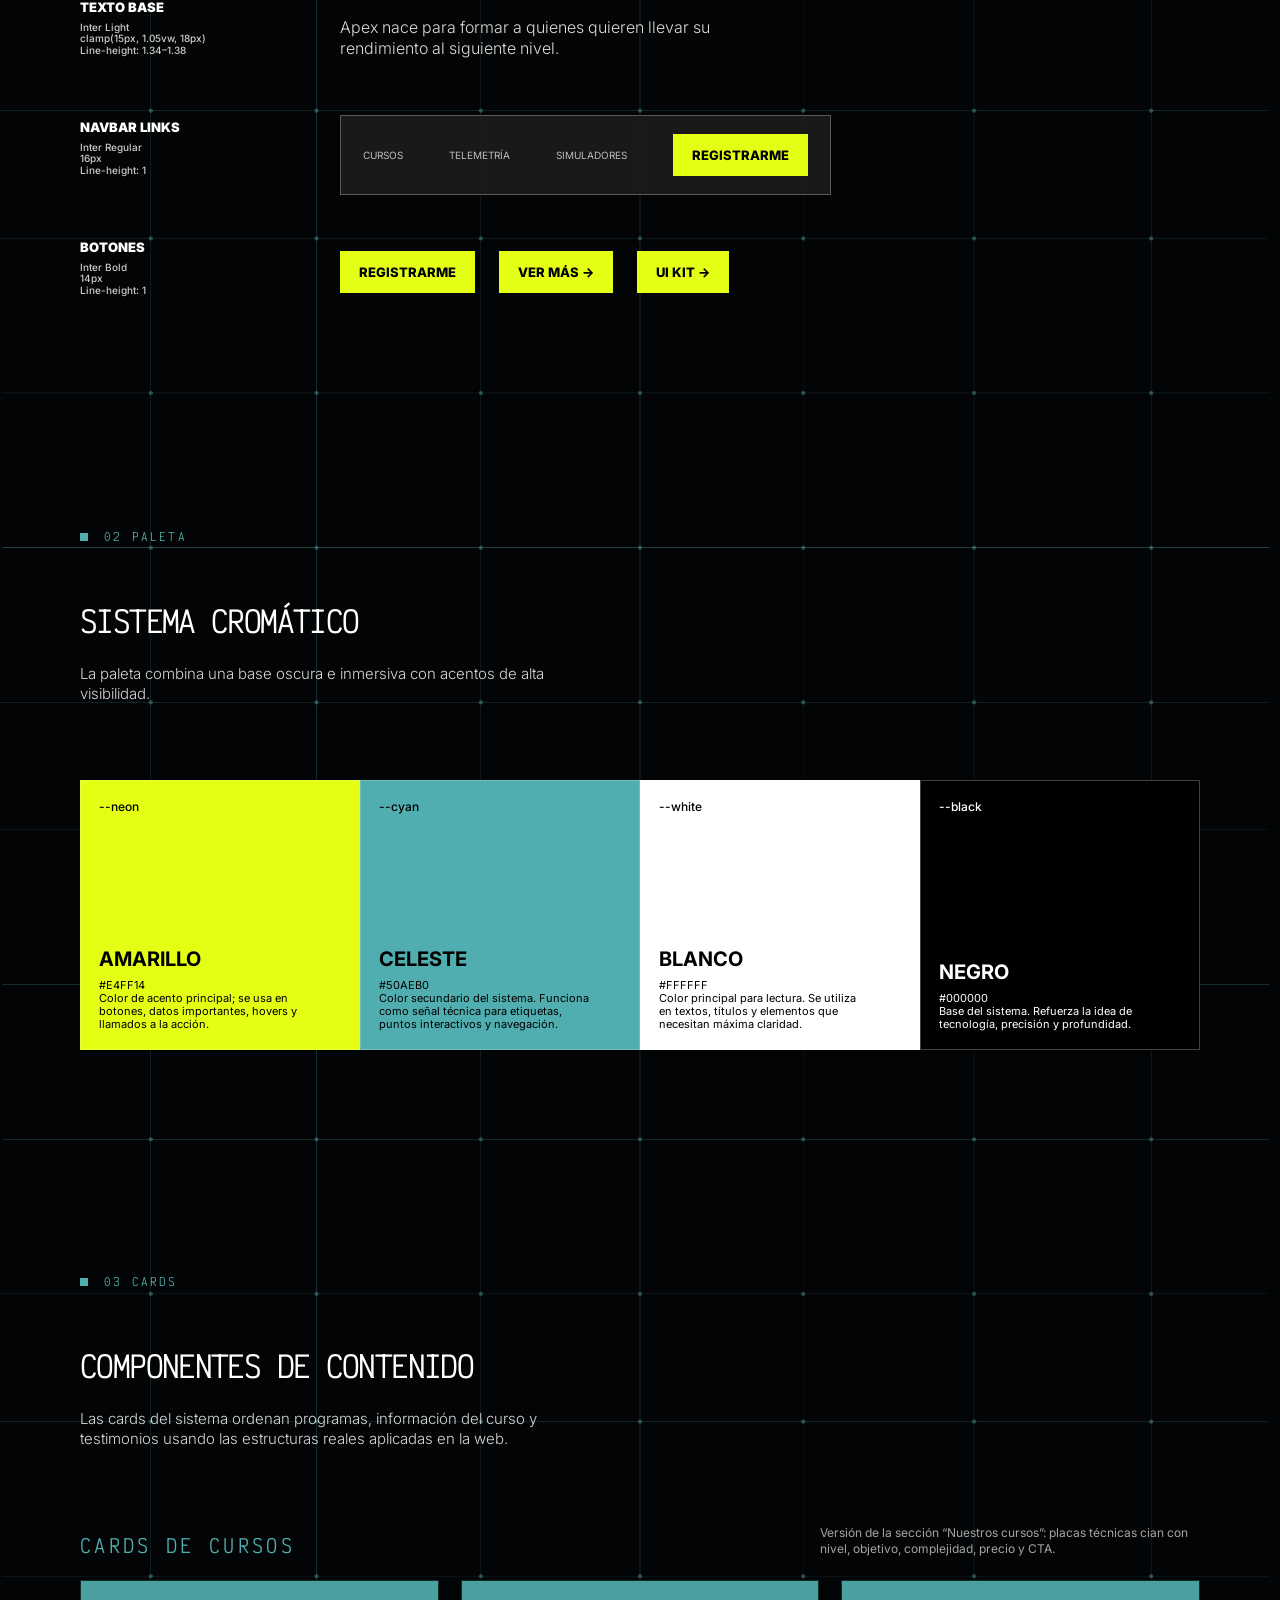
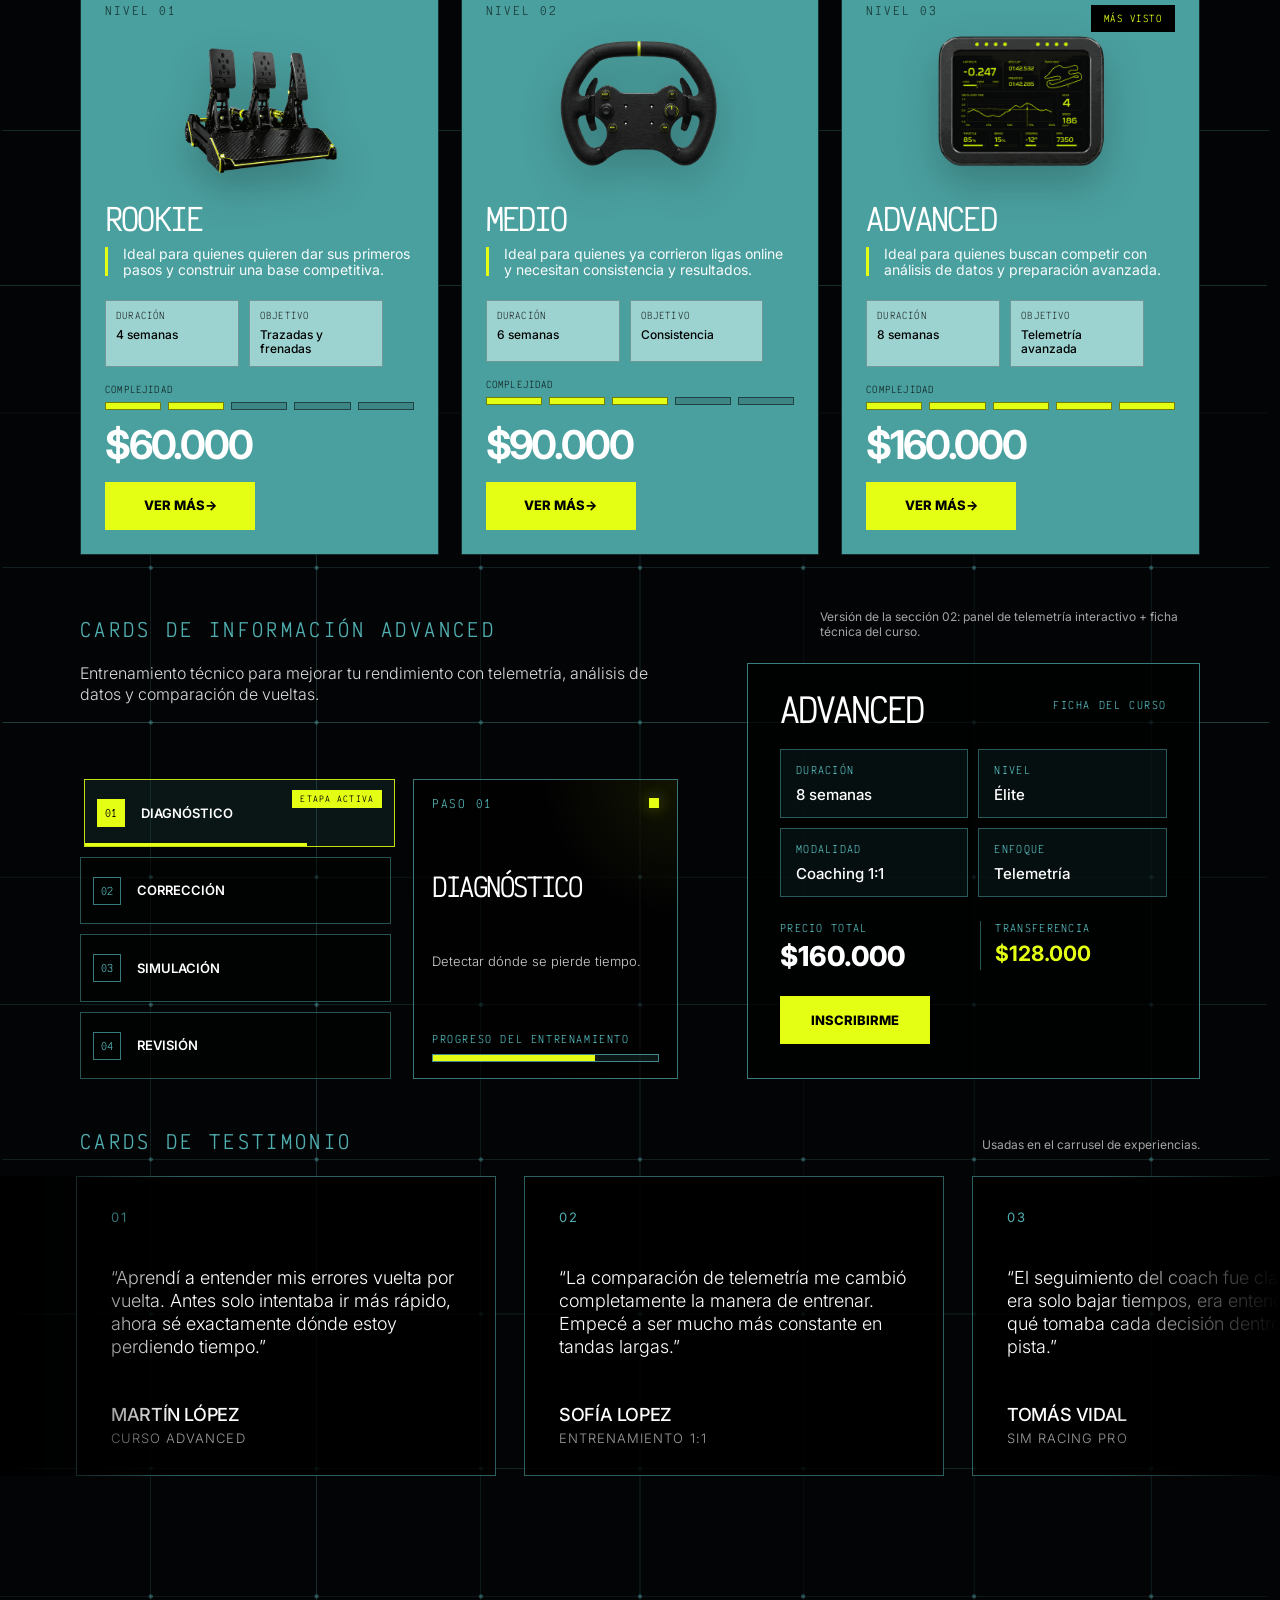
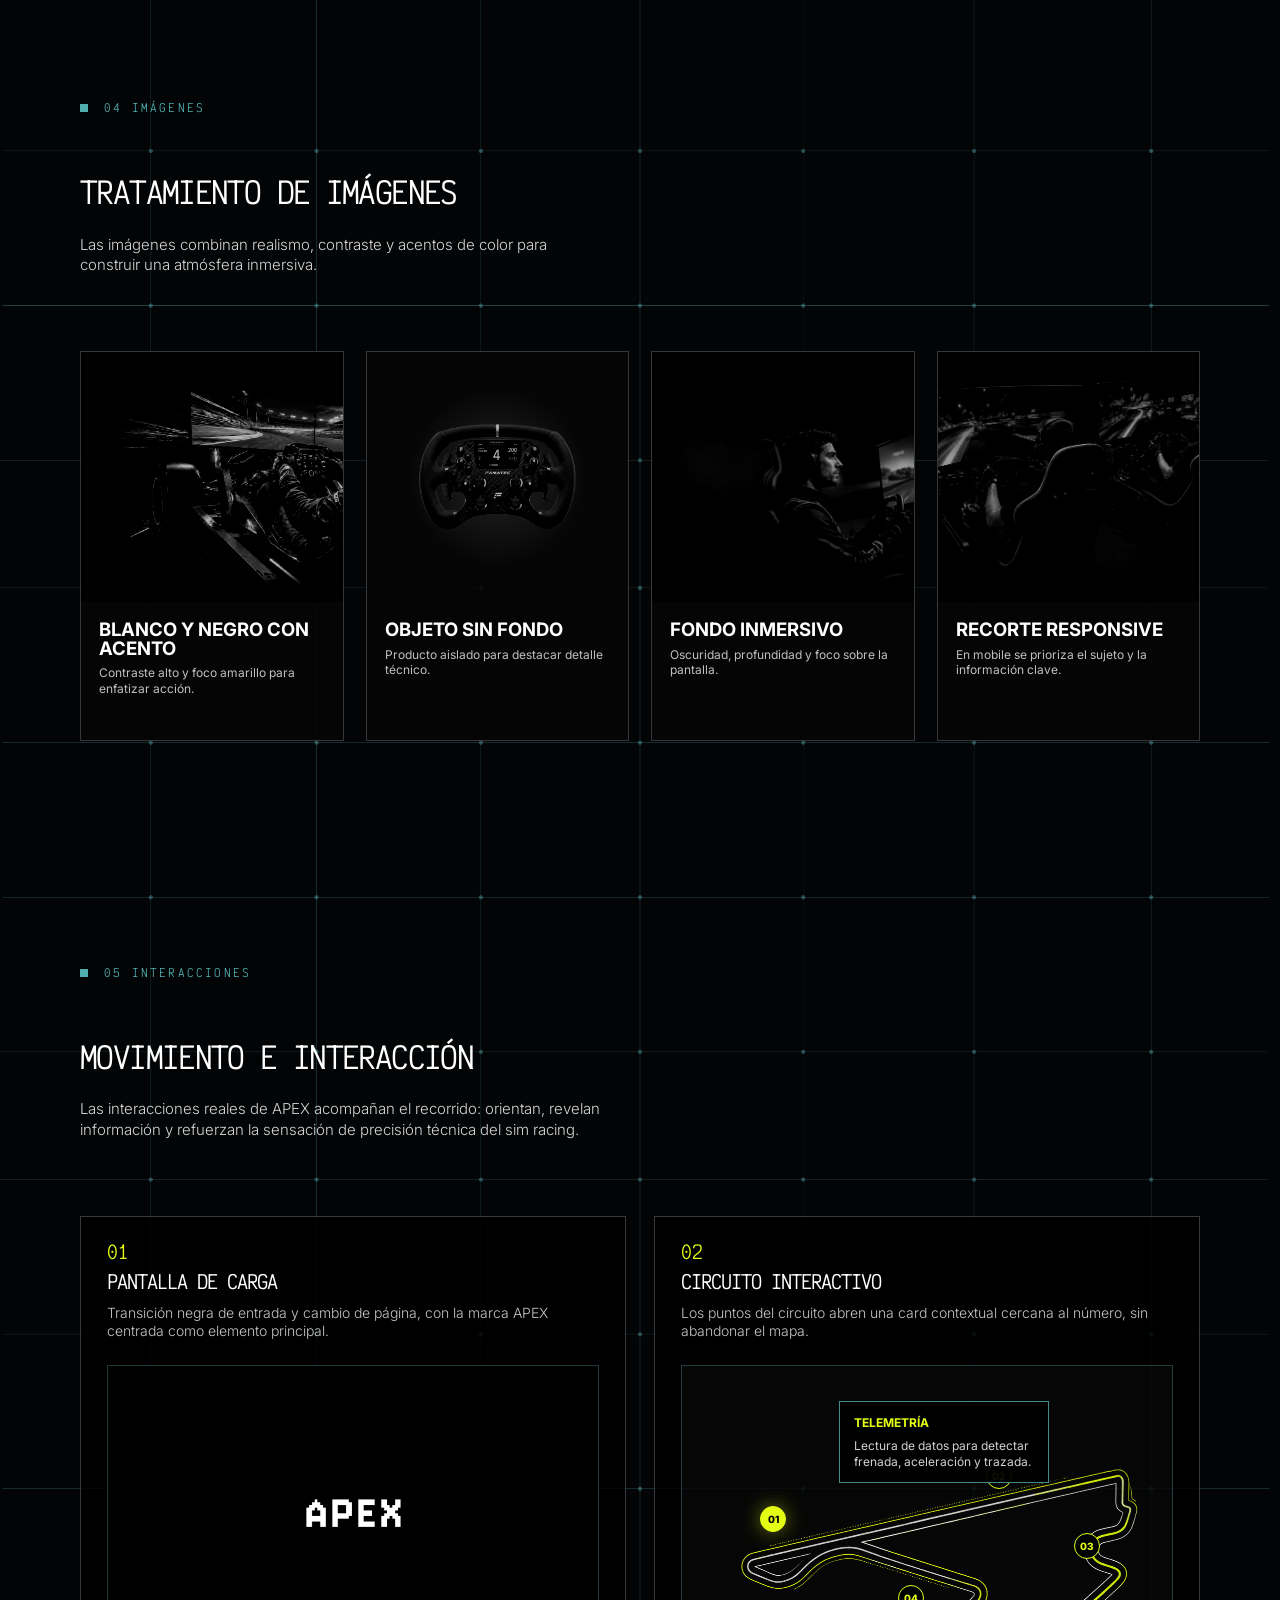
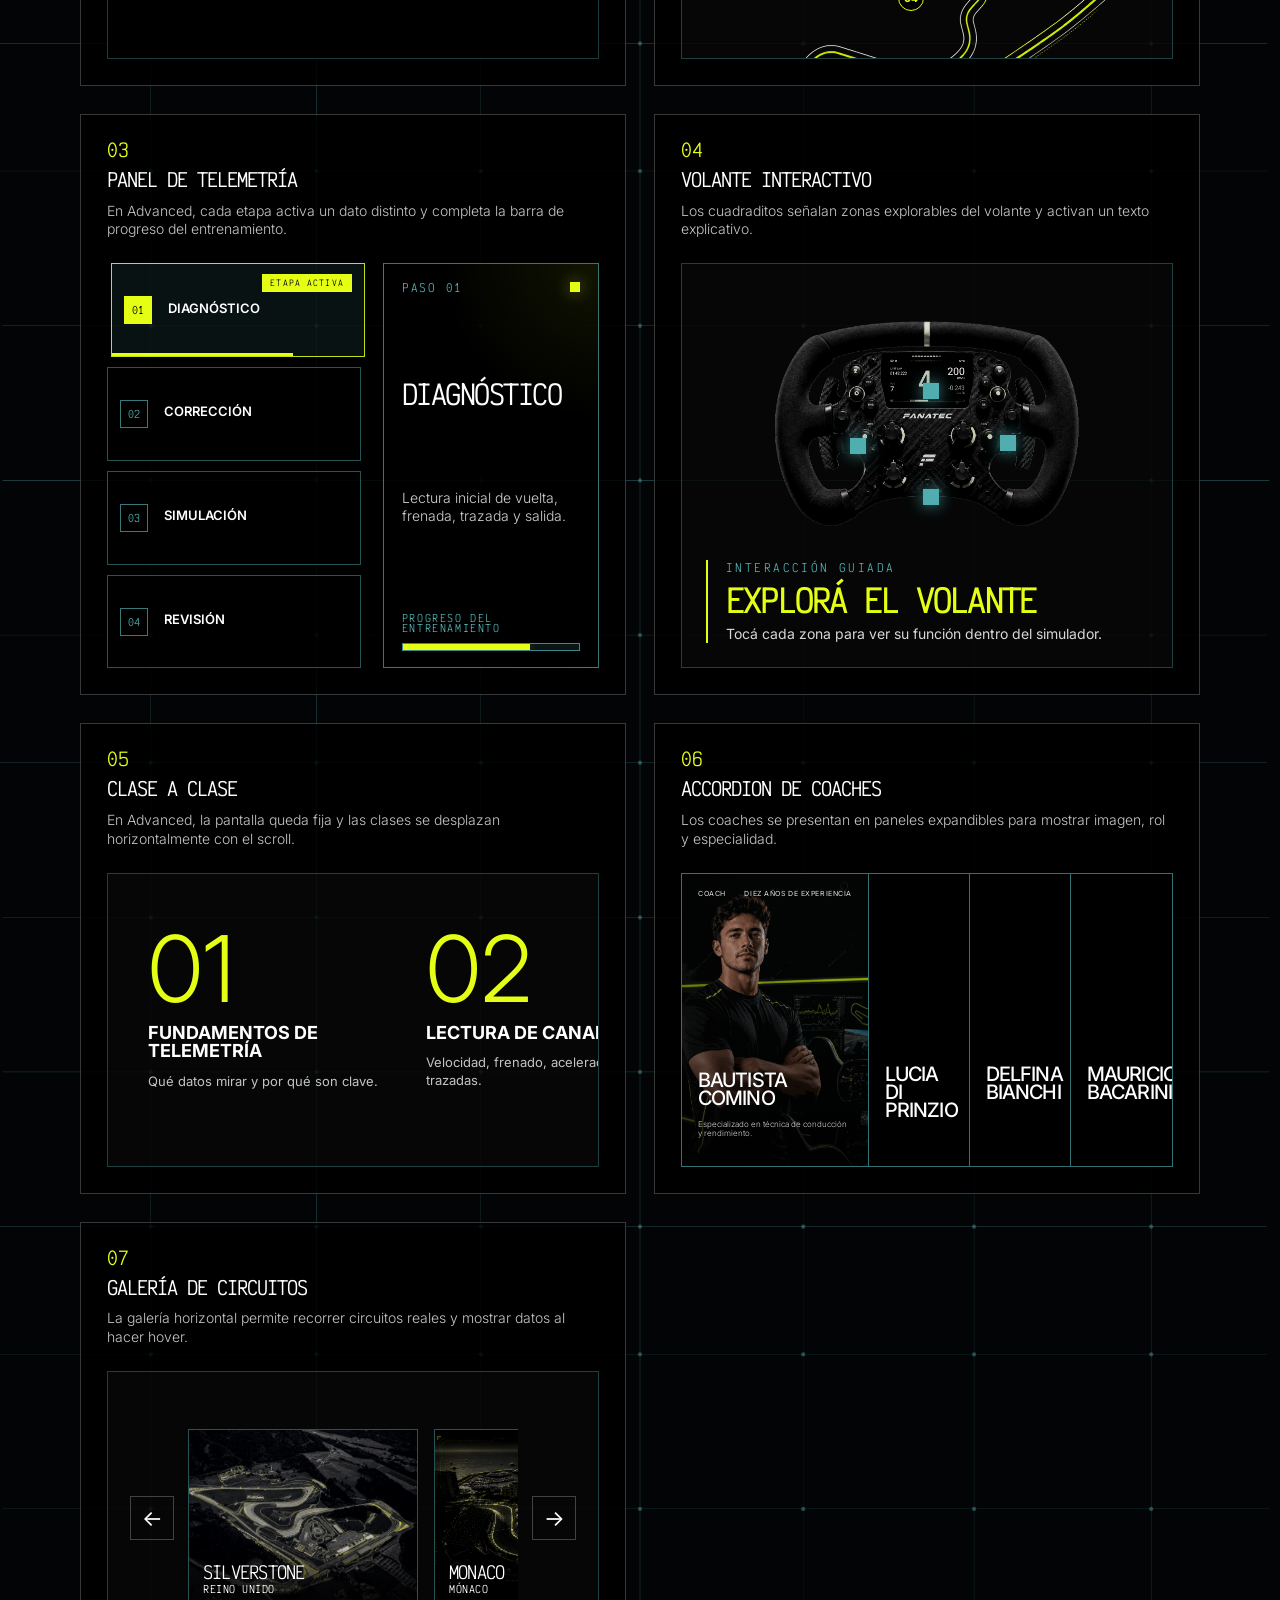
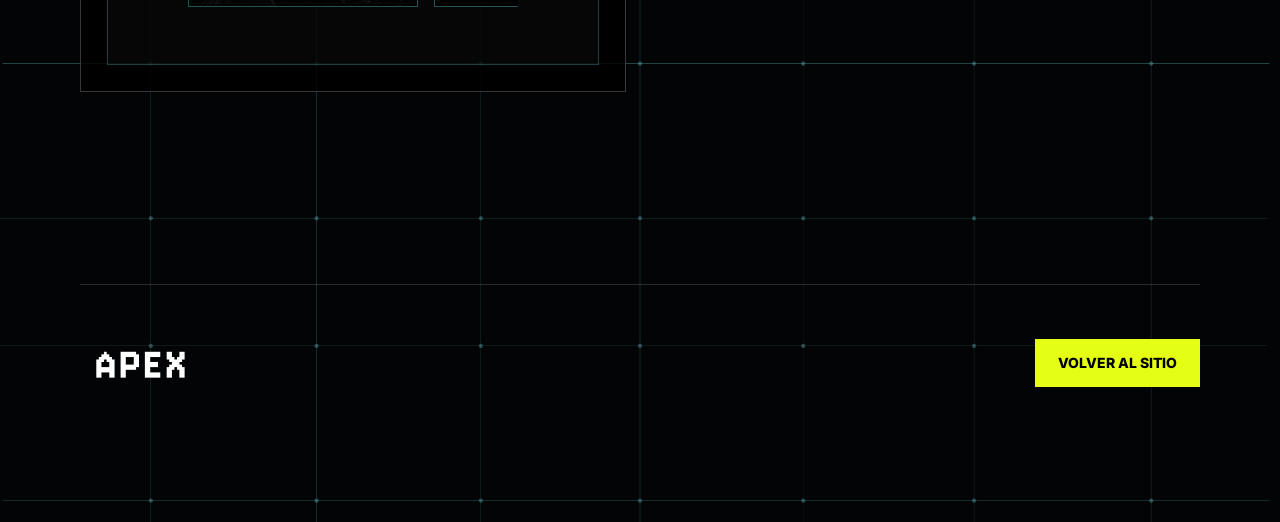
<file: ui-kit.html>
<!DOCTYPE html>
<html lang="es">
<head>
  <meta charset="UTF-8" />
  <meta name="viewport" content="width=device-width, initial-scale=1.0" />
  <title>APEX | UI Kit</title>
  <link rel="preconnect" href="https://fonts.googleapis.com">
  <link rel="preconnect" href="https://fonts.gstatic.com" crossorigin>
  <link href="https://fonts.googleapis.com/css2?family=Inter:wght@300;400;500;600;700;800;900&family=Victor+Mono:wght@300;400;500;600;700&display=swap" rel="stylesheet">
  <link rel="stylesheet" href="./style.css?v=20260713-unified-grid">
  <script src="./script.js?v=20260713-unified-grid" defer></script>
</head>
<body id="top" class="ui-kit-page">
  <div class="cursor-glow" aria-hidden="true"></div>

  <header class="uk-navbar">
    <a href="index.html#top" class="uk-brand" aria-label="Volver al inicio">
      <img src="./img/marca-apex.png" alt="APEX" />
    </a>

    <nav class="uk-nav-links" id="ukNavMenu" aria-label="Navegación UI Kit">
      <a href="#tipografias">Tipografías</a>
      <a href="#paleta">Paleta</a>
      <a href="#cards">Cards</a>
      <a href="#imagenes">Imágenes</a>
      <a href="#interacciones">Interacciones</a>
    </nav>

    <a href="index.html#top" class="uk-btn uk-btn-small">Registrarme</a>

    <button class="uk-menu-toggle" id="ukMenuToggle" type="button" aria-controls="ukNavMenu" aria-expanded="false" aria-label="Abrir navegación">
      <span></span>
      <span></span>
      <span></span>
    </button>
  </header>

  <main>
    <section class="uk-hero section-block reveal">
      <div class="breadcrumb">Inicio <span>›</span> Biblioteca <span>›</span> Identidad</div>
      <div class="hero-grid">
        <div>
          <h1>Interfaz para el rendimiento</h1>
          <p>
            Una biblioteca visual creada para traducir el universo del automovilismo virtual
            en una experiencia digital clara, técnica y competitiva.
          </p>
        </div>
        <div class="hero-marker" aria-hidden="true"></div>
      </div>
    </section>

    <section class="section-block reveal" id="tipografias">
      <div class="section-label"><span></span><p>01 Tipografías</p></div>
      <h2>Criterio tipográfico</h2>
      <p class="section-lead">
        Victor Mono para identidad visual, títulos y destacados; Inter para lectura, datos y componentes funcionales.
      </p>

      <div class="type-system">
        <aside class="type-info-list">
          <article>
            <h3>Título hero</h3>
            <p>Victor Mono Medium<br>clamp(60px, 7.4vw, 85px)<br>Line-height: 1 / 0.96</p>
          </article>
          <article>
            <h3>Título detalle</h3>
            <p>Victor Mono Medium<br>clamp(60px, 7.4vw, 85px)<br>Line-height: 1 / 0.96</p>
          </article>
          <article>
            <h3>Bajadas</h3>
            <p>Inter Regular<br>clamp(17px, 1.25vw, 22px)<br>Line-height: 1.22</p>
          </article>
          <article>
            <h3>Títulos sección</h3>
            <p>Victor Mono Medium<br>clamp(38px, 3vw, 56px)<br>Line-height: 0.95 / 1</p>
          </article>
          <article>
            <h3>Tag de sección</h3>
            <p>Victor Mono Regular<br>12px<br>Line-height: 1</p>
          </article>
          <article>
            <h3>Texto base</h3>
            <p>Inter Light<br>clamp(15px, 1.05vw, 18px)<br>Line-height: 1.34–1.38</p>
          </article>
          <article>
            <h3>Navbar links</h3>
            <p>Inter Regular<br>16px<br>Line-height: 1</p>
          </article>
          <article>
            <h3>Botones</h3>
            <p>Inter Bold<br>14px<br>Line-height: 1</p>
          </article>
        </aside>

        <div class="type-samples">
          <div class="sample-row sample-hero-title">
            <span>Entrena como<br>un piloto real</span>
          </div>
          <div class="sample-row sample-detail-title">
            <span>Advanced</span>
          </div>
          <div class="sample-row sample-body">
            <span>La simulación ya no es un juego. Formamos pilotos virtuales mediante telemetría, análisis y entrenamiento.</span>
          </div>
          <div class="sample-row sample-section-title">
            <span>Tecnología de élite</span>
          </div>
          <div class="sample-row sample-tag">
            <span>04 Tecnología</span>
          </div>
          <div class="sample-row sample-text-base">
            <span>Apex nace para formar a quienes quieren llevar su rendimiento al siguiente nivel.</span>
          </div>
          <div class="sample-row sample-navbar">
            <div class="mini-navbar">
              <a>Cursos</a><a>Telemetría</a><a>Simuladores</a><button>Registrarme</button>
            </div>
          </div>
          <div class="sample-row sample-buttons">
            <button>Registrarme</button>
            <button>Ver más <span>→</span></button>
            <button>UI Kit <span>→</span></button>
          </div>
        </div>
      </div>
    </section>

    <section class="section-block color-section reveal" id="paleta">
      <div class="section-label"><span></span><p>02 Paleta</p></div>
      <h2>Sistema cromático</h2>
      <p class="section-lead">La paleta combina una base oscura e inmersiva con acentos de alta visibilidad.</p>

      <div class="color-grid">
        <article class="color-card neon">
          <span>--neon</span>
          <div>
            <h3>Amarillo</h3>
            <p>#E4FF14<br>Color de acento principal; se usa en botones, datos importantes, hovers y llamados a la acción.</p>
          </div>
        </article>
        <article class="color-card cyan">
          <span>--cyan</span>
          <div>
            <h3>Celeste</h3>
            <p>#50AEB0<br>Color secundario del sistema. Funciona como señal técnica para etiquetas, puntos interactivos y navegación.</p>
          </div>
        </article>
        <article class="color-card white">
          <span>--white</span>
          <div>
            <h3>Blanco</h3>
            <p>#FFFFFF<br>Color principal para lectura. Se utiliza en textos, títulos y elementos que necesitan máxima claridad.</p>
          </div>
        </article>
        <article class="color-card black">
          <span>--black</span>
          <div>
            <h3>Negro</h3>
            <p>#000000<br>Base del sistema. Refuerza la idea de tecnología, precisión y profundidad.</p>
          </div>
        </article>
      </div>
    </section>

    <section class="section-block reveal" id="cards">
      <div class="section-label"><span></span><p>03 Cards</p></div>
      <h2>Componentes de contenido</h2>
      <p class="section-lead">
        Las cards del sistema ordenan programas, información del curso y testimonios usando las estructuras reales aplicadas en la web.
      </p>

      <div class="cards-group">
        <div class="cards-group-head">
          <span>Cards de cursos</span>
          <p>Versión de la sección “Nuestros cursos”: placas técnicas cian con nivel, objetivo, complejidad, precio y CTA.</p>
        </div>

        <div class="kit-course-tech-grid">
          <article class="kit-course-tech-card">
            <div class="kit-course-level">Nivel 01</div>

            <div class="kit-course-image">
              <img src="./img/curso-rookie.png" alt="Curso Rookie">
            </div>

            <div class="kit-course-body">
              <h3>Rookie</h3>
              <p>Ideal para quienes quieren dar sus primeros pasos y construir una base competitiva.</p>

              <div class="kit-course-specs">
                <div>
                  <span>Duración</span>
                  <strong>4 semanas</strong>
                </div>
                <div>
                  <span>Objetivo</span>
                  <strong>Trazadas y frenadas</strong>
                </div>
              </div>

              <div class="kit-complexity">
                <span>Complejidad</span>
                <div aria-label="Complejidad 2 de 5">
                  <i></i><i></i><i class="is-off"></i><i class="is-off"></i><i class="is-off"></i>
                </div>
              </div>

              <strong class="kit-course-price">$60.000</strong>
              <a href="#">Ver más <span>→</span></a>
            </div>
          </article>

          <article class="kit-course-tech-card">
            <div class="kit-course-level">Nivel 02</div>

            <div class="kit-course-image">
              <img src="./img/curso-medio.png" alt="Curso Medio">
            </div>

            <div class="kit-course-body">
              <h3>Medio</h3>
              <p>Ideal para quienes ya corrieron ligas online y necesitan consistencia y resultados.</p>

              <div class="kit-course-specs">
                <div>
                  <span>Duración</span>
                  <strong>6 semanas</strong>
                </div>
                <div>
                  <span>Objetivo</span>
                  <strong>Consistencia</strong>
                </div>
              </div>

              <div class="kit-complexity">
                <span>Complejidad</span>
                <div aria-label="Complejidad 3 de 5">
                  <i></i><i></i><i></i><i class="is-off"></i><i class="is-off"></i>
                </div>
              </div>

              <strong class="kit-course-price">$90.000</strong>
              <a href="#">Ver más <span>→</span></a>
            </div>
          </article>

          <article class="kit-course-tech-card">
            <div class="kit-course-level">Nivel 03</div>
            <span class="kit-course-badge">Más visto</span>

            <div class="kit-course-image">
              <img src="./img/curso-advanced.png" alt="Curso Advanced">
            </div>

            <div class="kit-course-body">
              <h3>Advanced</h3>
              <p>Ideal para quienes buscan competir con análisis de datos y preparación avanzada.</p>

              <div class="kit-course-specs">
                <div>
                  <span>Duración</span>
                  <strong>8 semanas</strong>
                </div>
                <div>
                  <span>Objetivo</span>
                  <strong>Telemetría avanzada</strong>
                </div>
              </div>

              <div class="kit-complexity">
                <span>Complejidad</span>
                <div aria-label="Complejidad 5 de 5">
                  <i></i><i></i><i></i><i></i><i></i>
                </div>
              </div>

              <strong class="kit-course-price">$160.000</strong>
              <a href="#">Ver más <span>→</span></a>
            </div>
          </article>
        </div>
      </div>

      <div class="cards-group">
        <div class="cards-group-head">
          <span>Cards de información Advanced</span>
          <p>Versión de la sección 02: panel de telemetría interactivo + ficha técnica del curso.</p>
        </div>

        <div class="kit-advanced-info-demo">
          <div class="kit-advanced-copy">
            <p class="kit-advanced-short">
              Entrenamiento técnico para mejorar tu rendimiento con telemetría,
              análisis de datos y comparación de vueltas.
            </p>

            <div class="kit-telemetry-module" data-kit-telemetry-demo>
              <div class="kit-telemetry-steps">
                <button class="is-active" type="button" data-step="Paso 01" data-title="Diagnóstico" data-text="Detectar dónde se pierde tiempo." data-bar="72%">
                  <span>01</span>
                  <em>Etapa activa</em>
                  <div>
                    <strong>Diagnóstico</strong>
                  </div>
                  <i style="--fill:72%"></i>
                </button>

                <button type="button" data-step="Paso 02" data-title="Corrección" data-text="Ajustar referencias por sector." data-bar="58%">
                  <span>02</span>
                  <em>Etapa activa</em>
                  <div>
                    <strong>Corrección</strong>
                  </div>
                  <i style="--fill:58%"></i>
                </button>

                <button type="button" data-step="Paso 03" data-title="Simulación" data-text="Sostener ritmo y consistencia." data-bar="84%">
                  <span>03</span>
                  <em>Etapa activa</em>
                  <div>
                    <strong>Simulación</strong>
                  </div>
                  <i style="--fill:84%"></i>
                </button>

                <button type="button" data-step="Paso 04" data-title="Revisión" data-text="Definir objetivos para seguir evolucionando." data-bar="100%">
                  <span>04</span>
                  <em>Etapa activa</em>
                  <div>
                    <strong>Revisión</strong>
                  </div>
                  <i style="--fill:100%"></i>
                </button>
              </div>

              <div class="kit-telemetry-display">
                <small data-telemetry-step>Paso 01</small>
                <strong data-telemetry-title>Diagnóstico</strong>
                <p data-telemetry-text>Detectar dónde se pierde tiempo.</p>

                <div class="kit-telemetry-meter">
                  <span>Progreso del entrenamiento</span>
                  <div><i data-telemetry-bar style="width:72%"></i></div>
                </div>
              </div>
            </div>
          </div>

          <aside class="kit-course-sheet">
            <div class="kit-sheet-top">
              <strong>Advanced</strong>
              <span>Ficha del curso</span>
            </div>

            <div class="kit-sheet-grid">
              <div>
                <small>Duración</small>
                <p>8 semanas</p>
              </div>
              <div>
                <small>Nivel</small>
                <p>Élite</p>
              </div>
              <div>
                <small>Modalidad</small>
                <p>Coaching 1:1</p>
              </div>
              <div>
                <small>Enfoque</small>
                <p>Telemetría</p>
              </div>
            </div>
<div class="kit-sheet-price">
              <div>
                <span>Precio total</span>
                <strong>$160.000</strong>
              </div>
              <div>
                <span>Transferencia</span>
                <strong>$128.000</strong>
              </div>
            </div>

            <a href="#">Inscribirme</a>
          </aside>
        </div>
      </div>

      <div class="cards-group">
        <div class="cards-group-head">
          <span>Cards de testimonio</span>
          <p>Usadas en el carrusel de experiencias.</p>
        </div>
        <div class="kit-testimonials-loop" aria-label="Carrusel de testimonios">
          <div class="kit-testimonials-track">

            <article class="kit-testimonial-card">
              <span>01</span>
              <p>“Aprendí a entender mis errores vuelta por vuelta. Antes solo intentaba ir más rápido, ahora sé exactamente dónde estoy perdiendo tiempo.”</p>
              <div>
                <h3>Martín López</h3>
                <small>Curso Advanced</small>
              </div>
            </article>

            <article class="kit-testimonial-card">
              <span>02</span>
              <p>“La comparación de telemetría me cambió completamente la manera de entrenar. Empecé a ser mucho más constante en tandas largas.”</p>
              <div>
                <h3>Sofía Lopez</h3>
                <small>Entrenamiento 1:1</small>
              </div>
            </article>

            <article class="kit-testimonial-card">
              <span>03</span>
              <p>“El seguimiento del coach fue clave. No era solo bajar tiempos, era entender por qué tomaba cada decisión dentro de la pista.”</p>
              <div>
                <h3>Tomás Vidal</h3>
                <small>Sim Racing Pro</small>
              </div>
            </article>

            <article class="kit-testimonial-card">
              <span>04</span>
              <p>“Me ayudó muchísimo para competir con más seguridad. La práctica de clasificación bajo presión fue de las partes que más me sirvió.”</p>
              <div>
                <h3>Lucía Fernández</h3>
                <small>Programa Élite</small>
              </div>
            </article>

            <article class="kit-testimonial-card" aria-hidden="true">
              <span>01</span>
              <p>“Aprendí a entender mis errores vuelta por vuelta. Antes solo intentaba ir más rápido, ahora sé exactamente dónde estoy perdiendo tiempo.”</p>
              <div>
                <h3>Martín López</h3>
                <small>Curso Advanced</small>
              </div>
            </article>

            <article class="kit-testimonial-card" aria-hidden="true">
              <span>02</span>
              <p>“La comparación de telemetría me cambió completamente la manera de entrenar. Empecé a ser mucho más constante en tandas largas.”</p>
              <div>
                <h3>Sofía Lopez</h3>
                <small>Entrenamiento 1:1</small>
              </div>
            </article>

            <article class="kit-testimonial-card" aria-hidden="true">
              <span>03</span>
              <p>“El seguimiento del coach fue clave. No era solo bajar tiempos, era entender por qué tomaba cada decisión dentro de la pista.”</p>
              <div>
                <h3>Tomás Vidal</h3>
                <small>Sim Racing Pro</small>
              </div>
            </article>

            <article class="kit-testimonial-card" aria-hidden="true">
              <span>04</span>
              <p>“Me ayudó muchísimo para competir con más seguridad. La práctica de clasificación bajo presión fue de las partes que más me sirvió.”</p>
              <div>
                <h3>Lucía Fernández</h3>
                <small>Programa Élite</small>
              </div>
            </article>

          </div>
        </div>
      </div>
    </section>

    <section class="section-block reveal" id="imagenes">
      <div class="section-label"><span></span><p>04 Imágenes</p></div>
      <h2>Tratamiento de imágenes</h2>
      <p class="section-lead">Las imágenes combinan realismo, contraste y acentos de color para construir una atmósfera inmersiva.</p>

      <div class="image-treatment-grid">
        <article class="image-card image-bw">
          <img src="./img/hero-home.png" alt="Sim racing hero" />
          <h3>Blanco y negro con acento</h3>
          <p>Contraste alto y foco amarillo para enfatizar acción.</p>
        </article>
        <article class="image-card image-product">
          <img src="./img/volante-base.png" alt="Volante sim racing" />
          <h3>Objeto sin fondo</h3>
          <p>Producto aislado para destacar detalle técnico.</p>
        </article>
        <article class="image-card image-circuit">
          <img src="./img/advanced-hero.jpg" alt="Simulador avanzado" />
          <h3>Fondo inmersivo</h3>
          <p>Oscuridad, profundidad y foco sobre la pantalla.</p>
        </article>
        <article class="image-card image-mobile">
          <img src="./img/pilar-competicion.png" alt="Competición" />
          <h3>Recorte responsive</h3>
          <p>En mobile se prioriza el sujeto y la información clave.</p>
        </article>
      </div>
    </section>

    <section class="section-block reveal" id="interacciones">
      <div class="section-label"><span></span><p>05 Interacciones</p></div>
      <h2>Movimiento e interacción</h2>
      <p class="section-lead">
        Las interacciones reales de APEX acompañan el recorrido: orientan, revelan información y refuerzan la sensación de precisión técnica del sim racing.
      </p>

      <div class="real-interaction-grid">

        <article class="real-interaction-card loader-interaction">
          <div class="real-interaction-copy">
            <span>01</span>
            <h3>Pantalla de carga</h3>
            <p>Transición negra de entrada y cambio de página, con la marca APEX centrada como elemento principal.</p>
          </div>
          <div class="real-loader-demo">
            <img src="./img/marca-apex.png" alt="APEX">
          </div>
        </article>

        <article class="real-interaction-card circuit-interaction">
          <div class="real-interaction-copy">
            <span>02</span>
            <h3>Circuito interactivo</h3>
            <p>Los puntos del circuito abren una card contextual cercana al número, sin abandonar el mapa.</p>
          </div>
          <div class="real-circuit-demo" id="realCircuitDemo">
            <img src="./img/circuito-sobre-apex.png" alt="Circuito Apex">
            <button type="button" data-title="Telemetría" data-text="Lectura de datos para detectar frenada, aceleración y trazada.">01</button>
            <button type="button" data-title="Trazadas" data-text="Referencias visuales para mejorar entrada, vértice y salida.">02</button>
            <button type="button" data-title="Comparativas" data-text="Comparación de vueltas para entender dónde se gana tiempo.">03</button>
            <button type="button" data-title="Decisiones" data-text="Convertir datos en acciones concretas de carrera.">04</button>
            <div class="real-circuit-popup">
              <h4>Telemetría</h4>
              <p>Lectura de datos para detectar frenada, aceleración y trazada.</p>
            </div>
          </div>
        </article>

        <article class="real-interaction-card telemetry-interaction">
          <div class="real-interaction-copy">
            <span>03</span>
            <h3>Panel de telemetría</h3>
            <p>En Advanced, cada etapa activa un dato distinto y completa la barra de progreso del entrenamiento.</p>
          </div>

          <div class="kit-mini-telemetry-demo" data-kit-telemetry-demo>
            <div class="kit-telemetry-steps">
              <button class="is-active" type="button" data-step="Paso 01" data-title="Diagnóstico" data-text="Lectura inicial de vuelta, frenada, trazada y salida." data-bar="72%">
                <span>01</span><em>Etapa activa</em><div><strong>Diagnóstico</strong></div><i style="--fill:72%"></i>
              </button>
              <button type="button" data-step="Paso 02" data-title="Corrección" data-text="Ajuste por sector para mejorar consistencia." data-bar="58%">
                <span>02</span><em>Etapa activa</em><div><strong>Corrección</strong></div><i style="--fill:58%"></i>
              </button>
              <button type="button" data-step="Paso 03" data-title="Simulación" data-text="Ritmo de carrera y control bajo presión." data-bar="84%">
                <span>03</span><em>Etapa activa</em><div><strong>Simulación</strong></div><i style="--fill:84%"></i>
              </button>
              <button type="button" data-step="Paso 04" data-title="Revisión" data-text="Objetivos personalizados y evolución." data-bar="100%">
                <span>04</span><em>Etapa activa</em><div><strong>Revisión</strong></div><i style="--fill:100%"></i>
              </button>
            </div>

            <div class="kit-telemetry-display">
              <small data-telemetry-step>Paso 01</small>
              <strong data-telemetry-title>Diagnóstico</strong>
              <p data-telemetry-text>Lectura inicial de vuelta, frenada, trazada y salida.</p>

              <div class="kit-telemetry-meter">
                <span>Progreso del entrenamiento</span>
                <div><i data-telemetry-bar style="width:72%"></i></div>
              </div>
            </div>
          </div>
        </article>

        <article class="real-interaction-card wheel-interaction">
          <div class="real-interaction-copy">
            <span>04</span>
            <h3>Volante interactivo</h3>
            <p>Los cuadraditos señalan zonas explorables del volante y activan un texto explicativo.</p>
          </div>
          <div class="real-wheel-demo" id="realWheelDemo">
            <div class="real-wheel-visual">
              <img src="./img/volante-base.png" alt="Volante de sim racing">
              <button type="button" data-zone="screen"> </button>
              <button type="button" data-zone="left"> </button>
              <button type="button" data-zone="right"> </button>
              <button type="button" data-zone="bottom"> </button>
            </div>
            <div class="real-wheel-panel">
              <span>Interacción guiada</span>
              <h4>Explorá el volante</h4>
              <p>Tocá cada zona para ver su función dentro del simulador.</p>
            </div>
          </div>
        </article>

        <article class="real-interaction-card program-interaction">
          <div class="real-interaction-copy">
            <span>05</span>
            <h3>Clase a clase</h3>
            <p>En Advanced, la pantalla queda fija y las clases se desplazan horizontalmente con el scroll.</p>
          </div>
          <div class="real-program-demo" id="realProgramDemo">
            <div class="real-program-track">
              <article>
                <strong>01</strong>
                <h4>Fundamentos de telemetría</h4>
                <p>Qué datos mirar y por qué son clave.</p>
              </article>
              <article>
                <strong>02</strong>
                <h4>Lectura de canales</h4>
                <p>Velocidad, frenado, aceleración y trazadas.</p>
              </article>
              <article>
                <strong>03</strong>
                <h4>Comparación de vueltas</h4>
                <p>Diferencias concretas en tiempo y decisión.</p>
              </article>
              <article>
                <strong>04</strong>
                <h4>Técnica de frenado</h4>
                <p>Presión, liberación y entrada en curva.</p>
              </article>
            </div>
          </div>
        </article>

        <article class="real-interaction-card coach-interaction">
          <div class="real-interaction-copy">
            <span>06</span>
            <h3>Accordion de coaches</h3>
            <p>Los coaches se presentan en paneles expandibles para mostrar imagen, rol y especialidad.</p>
          </div>
          <div class="kit-coach-accordion" id="realCoachDemo" data-active="0">
            <article class="kit-coach-panel is-active">
              <button class="kit-coach-trigger" type="button" aria-label="Ver información de Bautista Comino">
                <div class="kit-coach-image">
                  <img src="./img/coach-facundo.png" alt="Bautista Comino">
                </div>
                <div class="kit-coach-top">
                  <span>Coach</span>
                  <span>Diez años de experiencia</span>
                </div>
                <div class="kit-coach-content">
                  <h4>Bautista<br>Comino</h4>
                  <p>Especializado en técnica de conducción y rendimiento.</p>
                </div>
              </button>
            </article>

            <article class="kit-coach-panel">
              <button class="kit-coach-trigger" type="button" aria-label="Ver información de Lucia Di Prinzio">
                <div class="kit-coach-image">
                  <img src="./img/coach-lucia.png" alt="Lucia Di Prinzio">
                </div>
                <div class="kit-coach-top">
                  <span>Coach</span>
                  <span>Telemetría avanzada</span>
                </div>
                <div class="kit-coach-content">
                  <h4>Lucia<br>Di Prinzio</h4>
                  <p>Especializada en lectura de datos, consistencia y mejora progresiva.</p>
                </div>
              </button>
            </article>

            <article class="kit-coach-panel">
              <button class="kit-coach-trigger" type="button" aria-label="Ver información de Delfina Bianchi">
                <div class="kit-coach-image">
                  <img src="./img/coach-delfina.png" alt="Delfina Bianchi">
                </div>
                <div class="kit-coach-top">
                  <span>Coach</span>
                  <span>Estrategia de carrera</span>
                </div>
                <div class="kit-coach-content">
                  <h4>Delfina<br>Bianchi</h4>
                  <p>Especializada en estrategia, ritmo de carrera y toma de decisiones.</p>
                </div>
              </button>
            </article>

            <article class="kit-coach-panel">
              <button class="kit-coach-trigger" type="button" aria-label="Ver información de Mauricio Bacarini">
                <div class="kit-coach-image">
                  <img src="./img/coach-mauricio.png" alt="Mauricio Bacarini">
                </div>
                <div class="kit-coach-top">
                  <span>Coach</span>
                  <span>Preparación competitiva</span>
                </div>
                <div class="kit-coach-content">
                  <h4>Mauricio<br>Bacarini</h4>
                  <p>Especializado en entrenamiento competitivo y clasificación bajo presión.</p>
                </div>
              </button>
            </article>
          </div>
        </article>

        <article class="real-interaction-card gallery-interaction">
          <div class="real-interaction-copy">
            <span>07</span>
            <h3>Galería de circuitos</h3>
            <p>La galería horizontal permite recorrer circuitos reales y mostrar datos al hacer hover.</p>
          </div>
          <div class="real-gallery-demo" id="realGalleryDemo">
            <button class="real-gallery-prev" type="button">←</button>
            <div class="real-gallery-strip">
              <figure>
                <img src="./img/silverstone.jpg" alt="Silverstone">
                <figcaption><strong>Silverstone</strong><span>Reino Unido</span></figcaption>
              </figure>
              <figure>
                <img src="./img/montecarlo.jpg" alt="Montecarlo">
                <figcaption><strong>Monaco</strong><span>Mónaco</span></figcaption>
              </figure>
              <figure>
                <img src="./img/suzuka.jpg" alt="Suzuka">
                <figcaption><strong>Suzuka</strong><span>Japón</span></figcaption>
              </figure>
            </div>
            <button class="real-gallery-next" type="button">→</button>
          </div>
        </article>

      </div>
    </section>
  </main>

  <footer class="uk-footer">
    <img src="./img/marca-apex.png" alt="APEX" />
    <a href="index.html#top" class="uk-btn">Volver al sitio</a>
  </footer>

</body>
</html>
</file>
